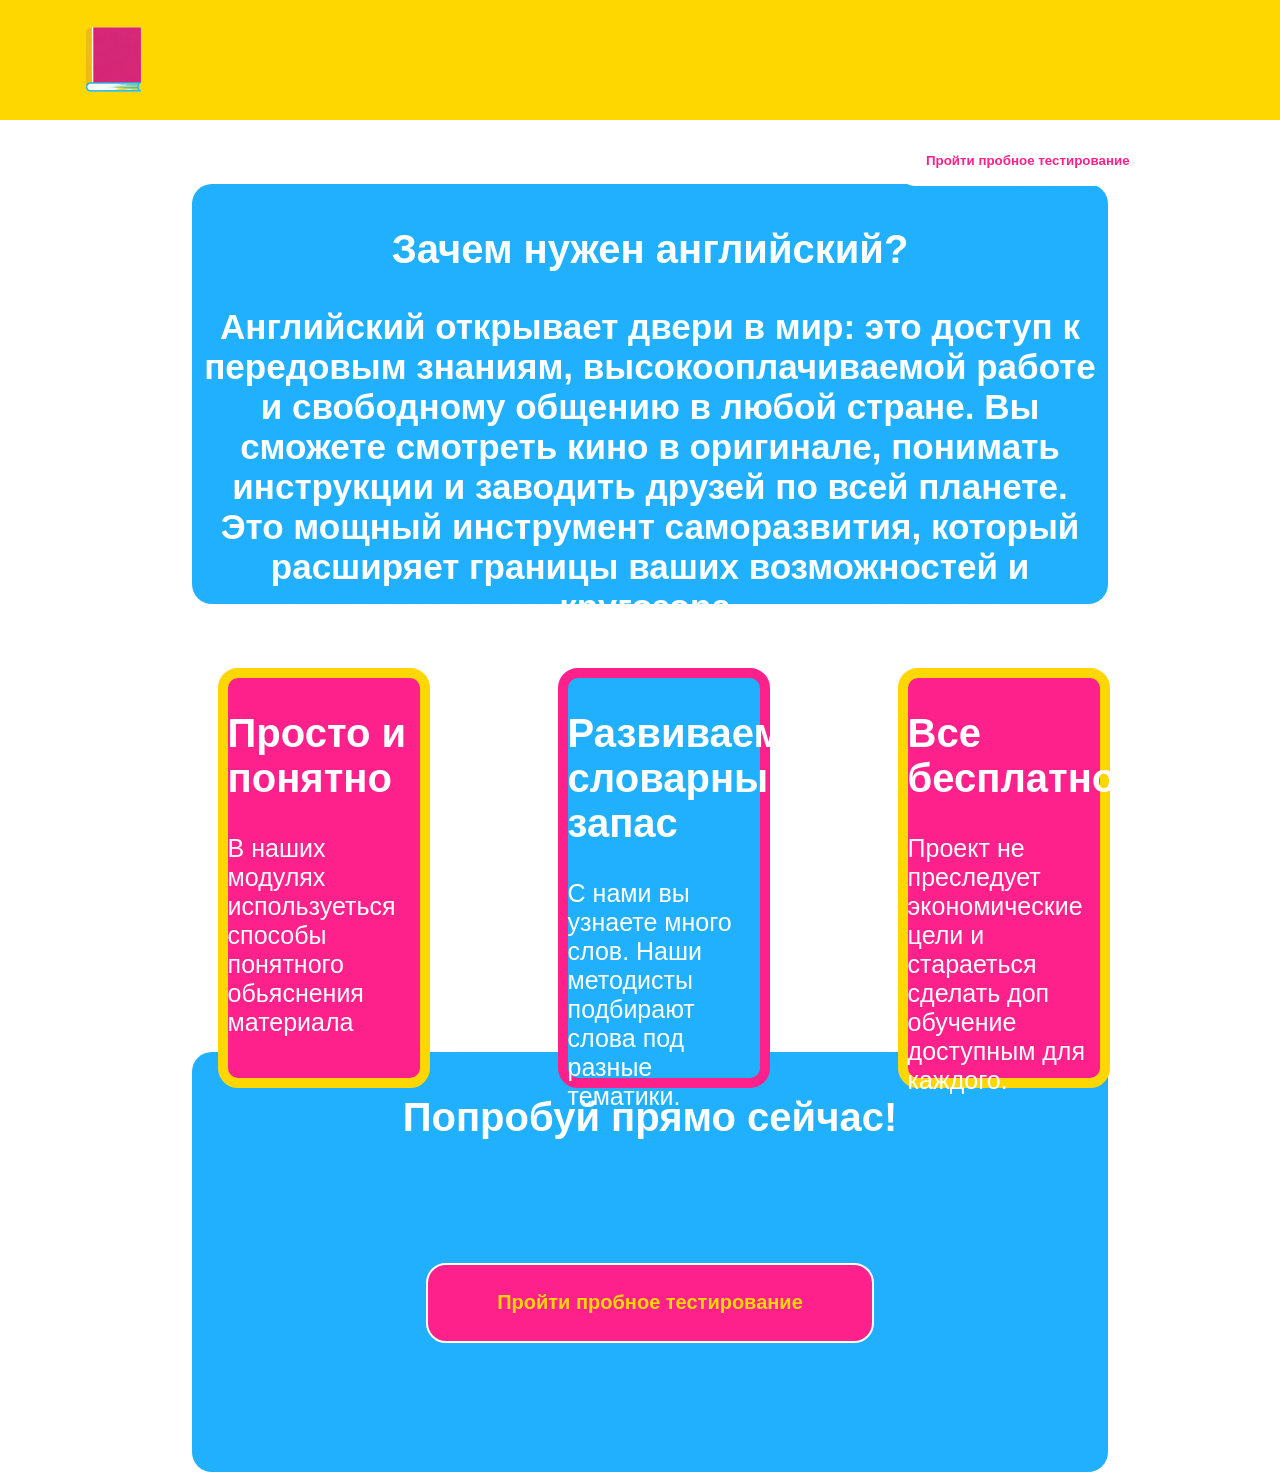
<file: index.html>
<!DOCTYPE html>
<html lang="ru">
<head>
    <link rel="stylesheet" href="style.css">
    <meta charset="UTF-8">
    <meta name="viewport" content="width=device-width, initial-scale=1.0">
    <title>Document</title>
    <script>
    function CL(){
        window.open("registration.html", "_blank");
    }

    // Ждем, пока загрузится весь HTML, прежде чем искать кнопки
    document.addEventListener("DOMContentLoaded", () => {
        let but = document.getElementById("prob2");
        let but2 = document.getElementById("prob");
        
        if(but) but.addEventListener("click", CL);
        if(but2) but2.addEventListener("click", CL);
    });
    </script>

</head>
<body>
    <div id="b">
        <div>
            <img class="headerlogo" src="лого.png" alt="Логотип" width="210" height="110">
            <div class="l">
                <button id="prob">Пройти пробное тестирование</button>
            </div>
        </div>
        
    </div>
    <div  class="qwadrat">
        <h2 align="center">Зачем нужен английский?</h2> 
        <p class="awtxt" align="center">Английский открывает двери в мир: это доступ к передовым знаниям, высокооплачиваемой работе и свободному общению в любой стране. Вы сможете смотреть кино в оригинале, понимать инструкции и заводить друзей по всей планете. Это мощный инструмент саморазвития, который расширяет границы ваших возможностей и кругозора.</p>
    </div>
    <div class="card1">
        <h2>Просто и понятно</h2>
        <p>
            В наших модулях используеться способы понятного обьяснения материала
        </p>
    </div>
    <div class="card2">
        <h2>Развиваем словарный запас</h2>
        <p>
            С нами вы узнаете много слов. Наши методисты подбирают слова под разные тематики.
        </p>
    </div>
    <div class="card3">
        <h2>Все бесплатно</h2>
        <p>
            Проект не преследует экономические цели и стараеться сделать доп обучение доступным для каждого.
        </p>
    </div>
    <div class="form">
        <h2 align="center">Попробуй прямо сейчас!</h2> 
        <button id="prob2">Пройти пробное тестирование</button>


    </div>
    <footer>
        
    </footer>
</body>
</html>
</file>
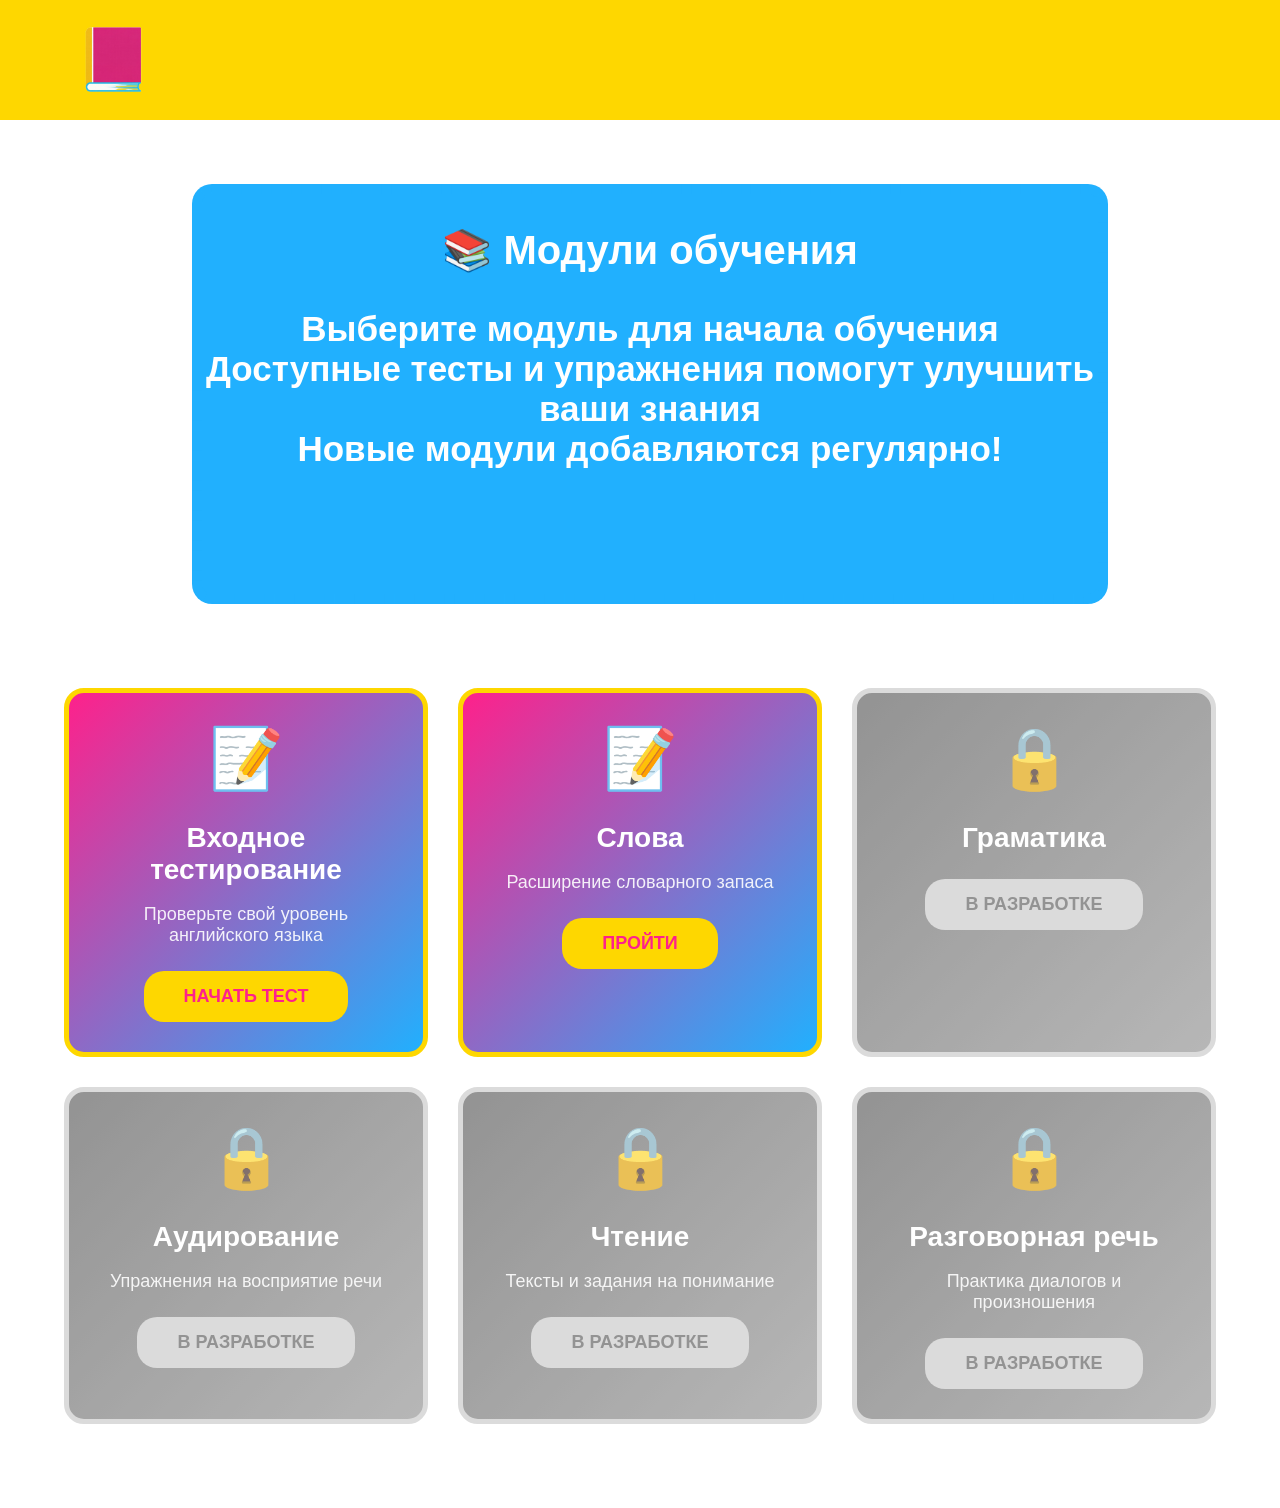
<file: glav.html>
<!DOCTYPE html>
<html lang="ru">
<head>
    <meta charset="UTF-8">
    <meta name="viewport" content="width=device-width, initial-scale=1.0">
    <title>Speak English</title>
    <link rel="stylesheet" href="style.css">
</head>
<body>

    <!-- === ШАПКА === -->
    <div id="b">
        <img class="headerlogo" src="лого.png" alt="Логотип" width="210" height="110">
        <div class="l">
            <span style="color: #fff; font-size: 24px; font-weight: bold; margin-right: 20px;">Speak English</span>
        </div>   
    </div>

    <!-- === ЗАГОЛОВОК === -->
    <div class="qwadrat">
        <h2 align="center">📚 Модули обучения</h2>
        <p class="awtxt" align="center">Выберите модуль для начала обучения<br>   
        Доступные тесты и упражнения помогут улучшить ваши знания<br>  
        Новые модули добавляются регулярно!</p>
    </div>

    <!-- === СЕТКА МОДУЛЕЙ === -->
    <div class="modules-container">
        
        <!-- ✅ МОДУЛЬ 1: Активный (Тест) -->
        <div class="module-card active">
            <div class="module-icon">📝</div>
            <h3>Входное тестирование</h3>
            <p>Проверьте свой уровень английского языка</p>
            <button type="button" id="probl" class="module-btn">НАЧАТЬ ТЕСТ</button>
        </div>

        <!-- ❌ МОДУЛЬ 2: В разработке -->
        <div class="module-card active">
            <div class="module-icon">📝</div>
            <h3>Слова</h3>
            <p>Расширение словарного запаса</p>
            <button type="button" id="modul" class="module-btn">ПРОЙТИ</button>
        </div>

        <!-- ❌ МОДУЛЬ 3: В разработке -->
        <div class="module-card locked">
            <div class="module-icon">🔒</div>
            <h3>Граматика</h3>
            <p></p>
            <button type="button" class="module-btn disabled">В РАЗРАБОТКЕ</button>
        </div>

        <!-- ❌ МОДУЛЬ 4: В разработке -->
        <div class="module-card locked">
            <div class="module-icon">🔒</div>
            <h3>Аудирование</h3>
            <p>Упражнения на восприятие речи</p>
            <button type="button" class="module-btn disabled">В РАЗРАБОТКЕ</button>
        </div>

        <!-- ❌ МОДУЛЬ 5: В разработке -->
        <div class="module-card locked">
            <div class="module-icon">🔒</div>
            <h3>Чтение</h3>
            <p>Тексты и задания на понимание</p>
            <button type="button" class="module-btn disabled">В РАЗРАБОТКЕ</button>
        </div>

        <!-- ❌ МОДУЛЬ 6: В разработке -->
        <div class="module-card locked">
            <div class="module-icon">🔒</div>
            <h3>Разговорная речь</h3>
            <p>Практика диалогов и произношения</p>
            <button type="button" class="module-btn disabled">В РАЗРАБОТКЕ</button>
        </div>

    </div>

    <script>
        const modul = document.getElementById('modul');
         if (modul) {
            modul.addEventListener('click', function() {
            window.location.href = 'vocab_intro.html';
        });
    }
    </script>
</body>
</html>
</file>
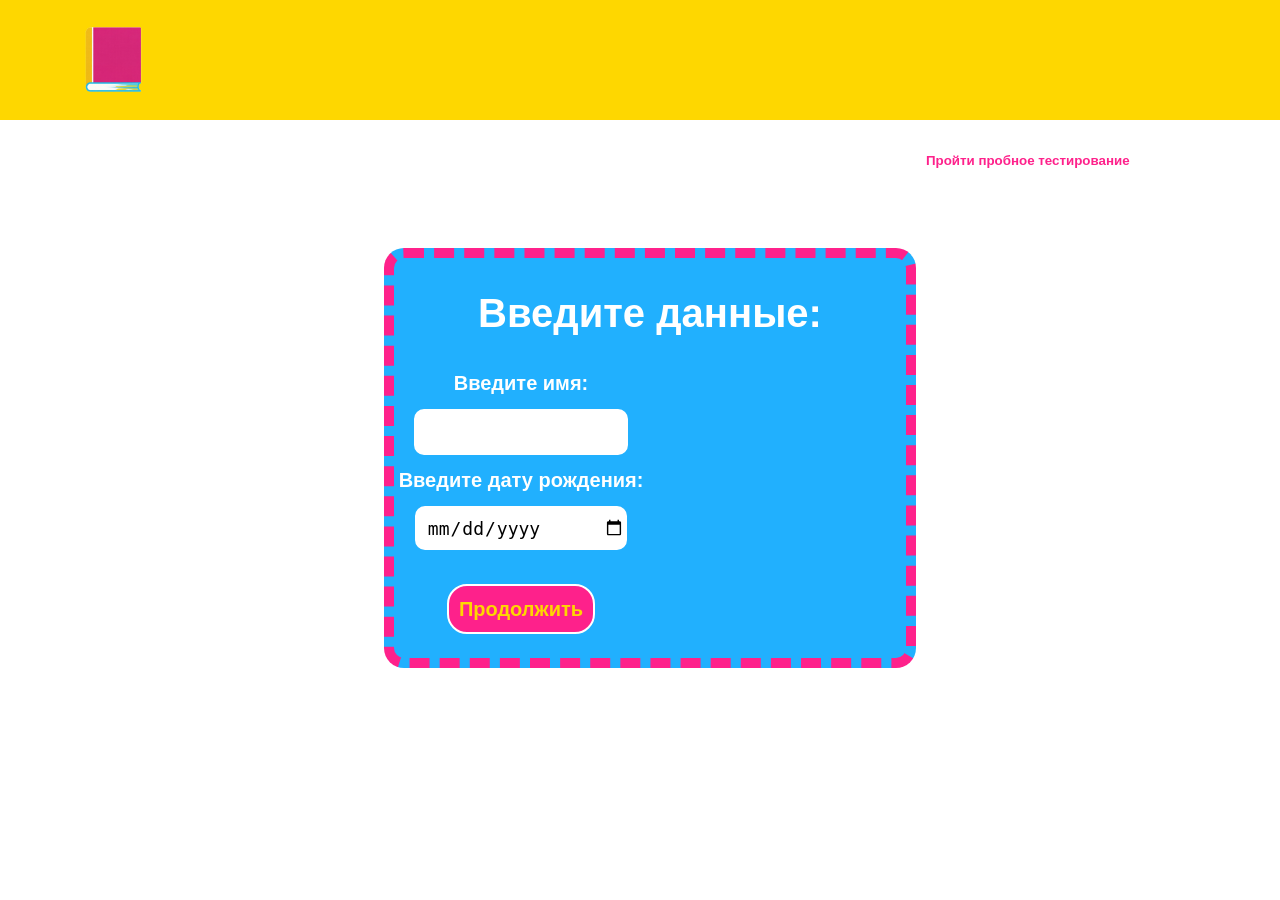
<file: registration.html>
<!DOCTYPE html>
<html lang="ru">
<head>
    <meta charset="UTF-8">
    <title>Document</title>
    <meta name="viewport" content="width=device-width, initial-scale=1.0">
    <link rel="stylesheet" href="style.css">
    <script defer>
        document.addEventListener("DOMContentLoaded", () => {
            let but = document.getElementById("go");
            let but2 = document.getElementById("prob");

            function CL(e){
                e.preventDefault();
                window.open("reg.html", "_blank");
            }
            function go(e){
                e.preventDefault();
                window.location.href = "vxodnoetest.html"; 
            }

            if(but) but.addEventListener("click", go);
            if(but2) but2.addEventListener("click", CL);
        });
    </script>
</head>
<body>
    <div id="b">
        <div class="header-wrapper">
            <img class="headerlogo" src="лого.png" alt="Логотип" width="210" height="110">
            <div class="l">
                <!-- Добавлено type="button" -->
                <button type="button" id="prob">Пройти пробное тестирование</button>
            </div>
        </div>     
    </div>

    <div class="reg">
        <h2 align="center">Введите данные:</h2>
        <form action="" method="post">
            <center>
                <table class="reg">
                    <tr><td align="center">Введите имя:</td></tr>
                    <tr><td align="center"><input maxlength="10" type="text" id="name" name="name"></td></tr>
                    <tr><td align="center">Введите дату рождения:</td></tr>
                    <tr><td align="center"><input type="date" id="age" name="age"></td></tr>
                    <tr><td align="center">
                        <!-- Добавлено type="button" — ГЛАВНОЕ ИСПРАВЛЕНИЕ -->
                        <button type="button" id="go">Продолжить</button>
                    </td></tr>
                </table>
            </center>
        </form>
    </div>
</body>
</html>
</file>
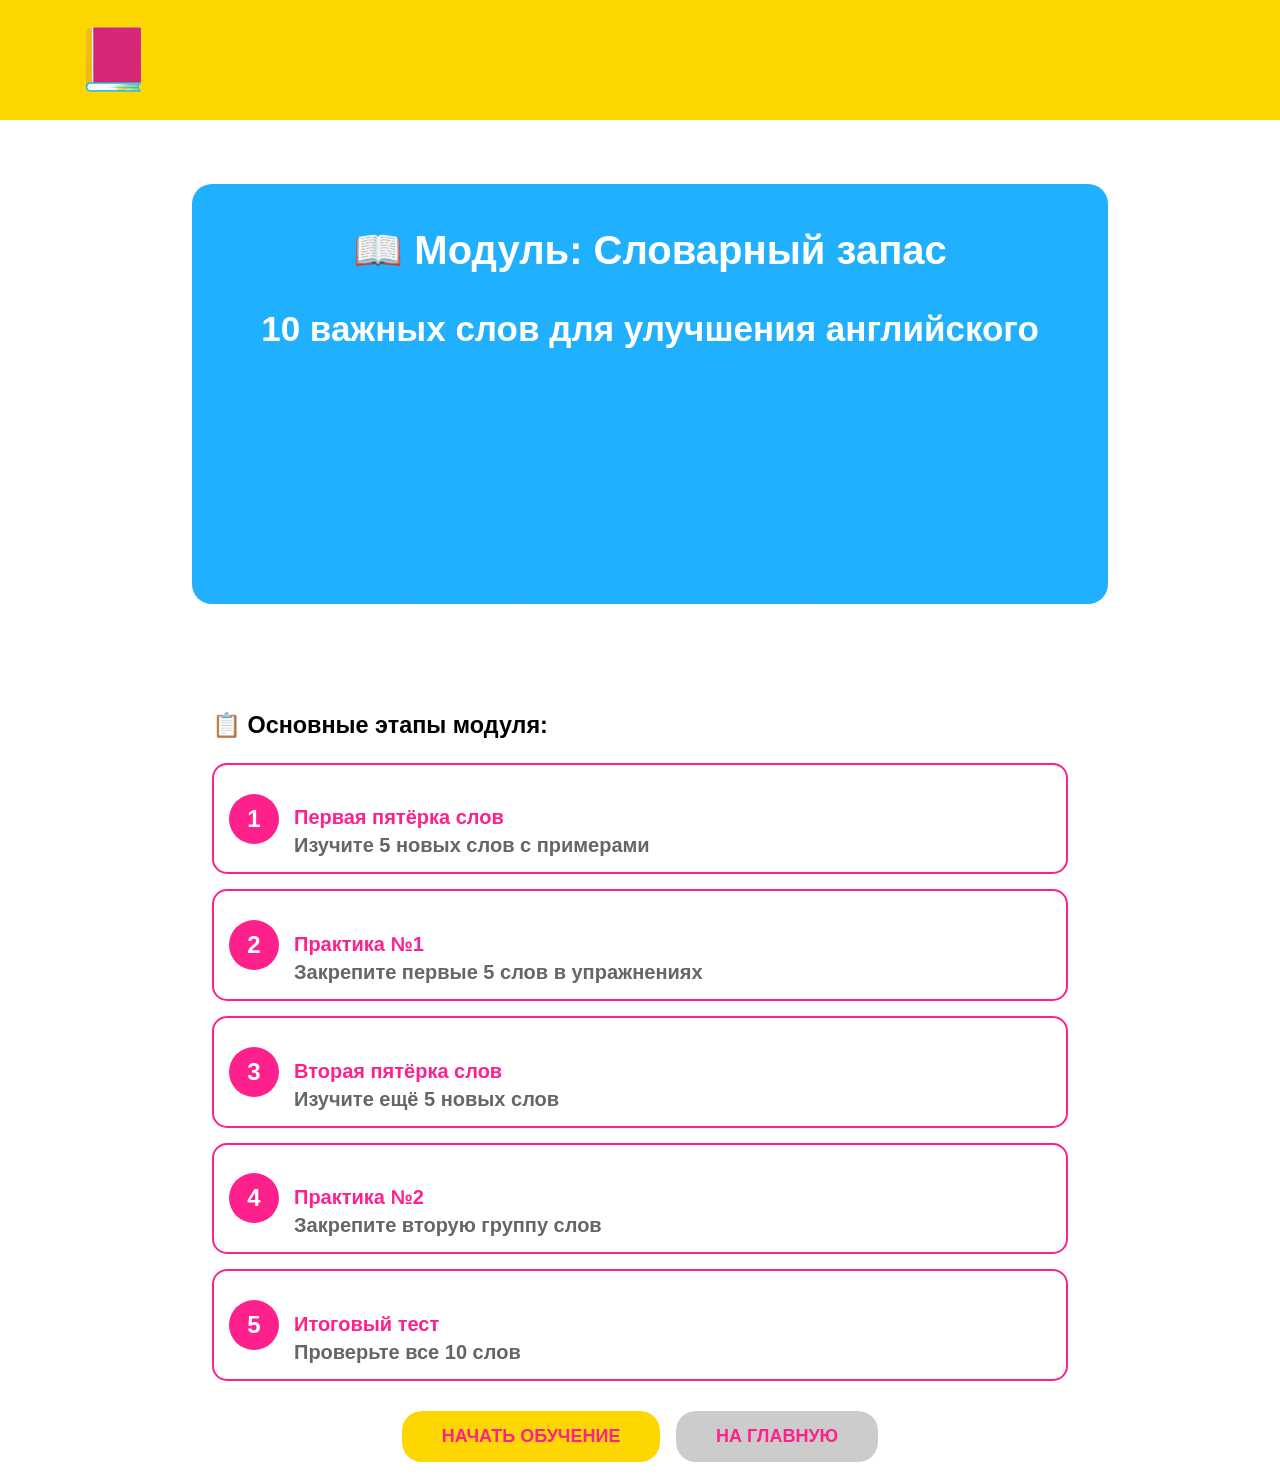
<file: vocab_intro.html>
<!DOCTYPE html>
<html lang="ru">
<head>
    <meta charset="UTF-8">
    <meta name="viewport" content="width=device-width, initial-scale=1.0">
    <title>Словарный запас - Введение</title>
    <link rel="stylesheet" href="style.css">
</head>
<body>
    <div id="b">
        <img class="headerlogo" src="лого.png" alt="Логотип" width="210" height="110">
    </div>

    <div class="qwadrat">
        <h2 align="center">📖 Модуль: Словарный запас</h2>
        <p class="awtxt" align="center">10 важных слов для улучшения английского</p>
    </div>

    <div class="test-container">
        <h3>📋 Основные этапы модуля:</h3>
        
        <div class="stage-card">
            <span class="stage-num">1</span>
            <div class="stage-content">
                <h4>Первая пятёрка слов</h4>
                <p>Изучите 5 новых слов с примерами</p>
            </div>
        </div>

        <div class="stage-card">
            <span class="stage-num">2</span>
            <div class="stage-content">
                <h4>Практика №1</h4>
                <p>Закрепите первые 5 слов в упражнениях</p>
            </div>
        </div>

        <div class="stage-card">
            <span class="stage-num">3</span>
            <div class="stage-content">
                <h4>Вторая пятёрка слов</h4>
                <p>Изучите ещё 5 новых слов</p>
            </div>
        </div>

        <div class="stage-card">
            <span class="stage-num">4</span>
            <div class="stage-content">
                <h4>Практика №2</h4>
                <p>Закрепите вторую группу слов</p>
            </div>
        </div>

        <div class="stage-card">
            <span class="stage-num">5</span>
            <div class="stage-content">
                <h4>Итоговый тест</h4>
                <p>Проверьте все 10 слов</p>
            </div>
        </div>

        <div align="center" style="margin-top: 30px;">
            <button type="button" class="module-btn" onclick="window.location.href='vocab_words1.html'">НАЧАТЬ ОБУЧЕНИЕ</button>
            <button type="button" class="module-btn" style="background-color: #ccc; margin-left: 10px;" onclick="window.location.href='index.html'">НА ГЛАВНУЮ</button>
        </div>
    </div>

    <script src="logiks.js"></script>
</body>
</html>
</file>
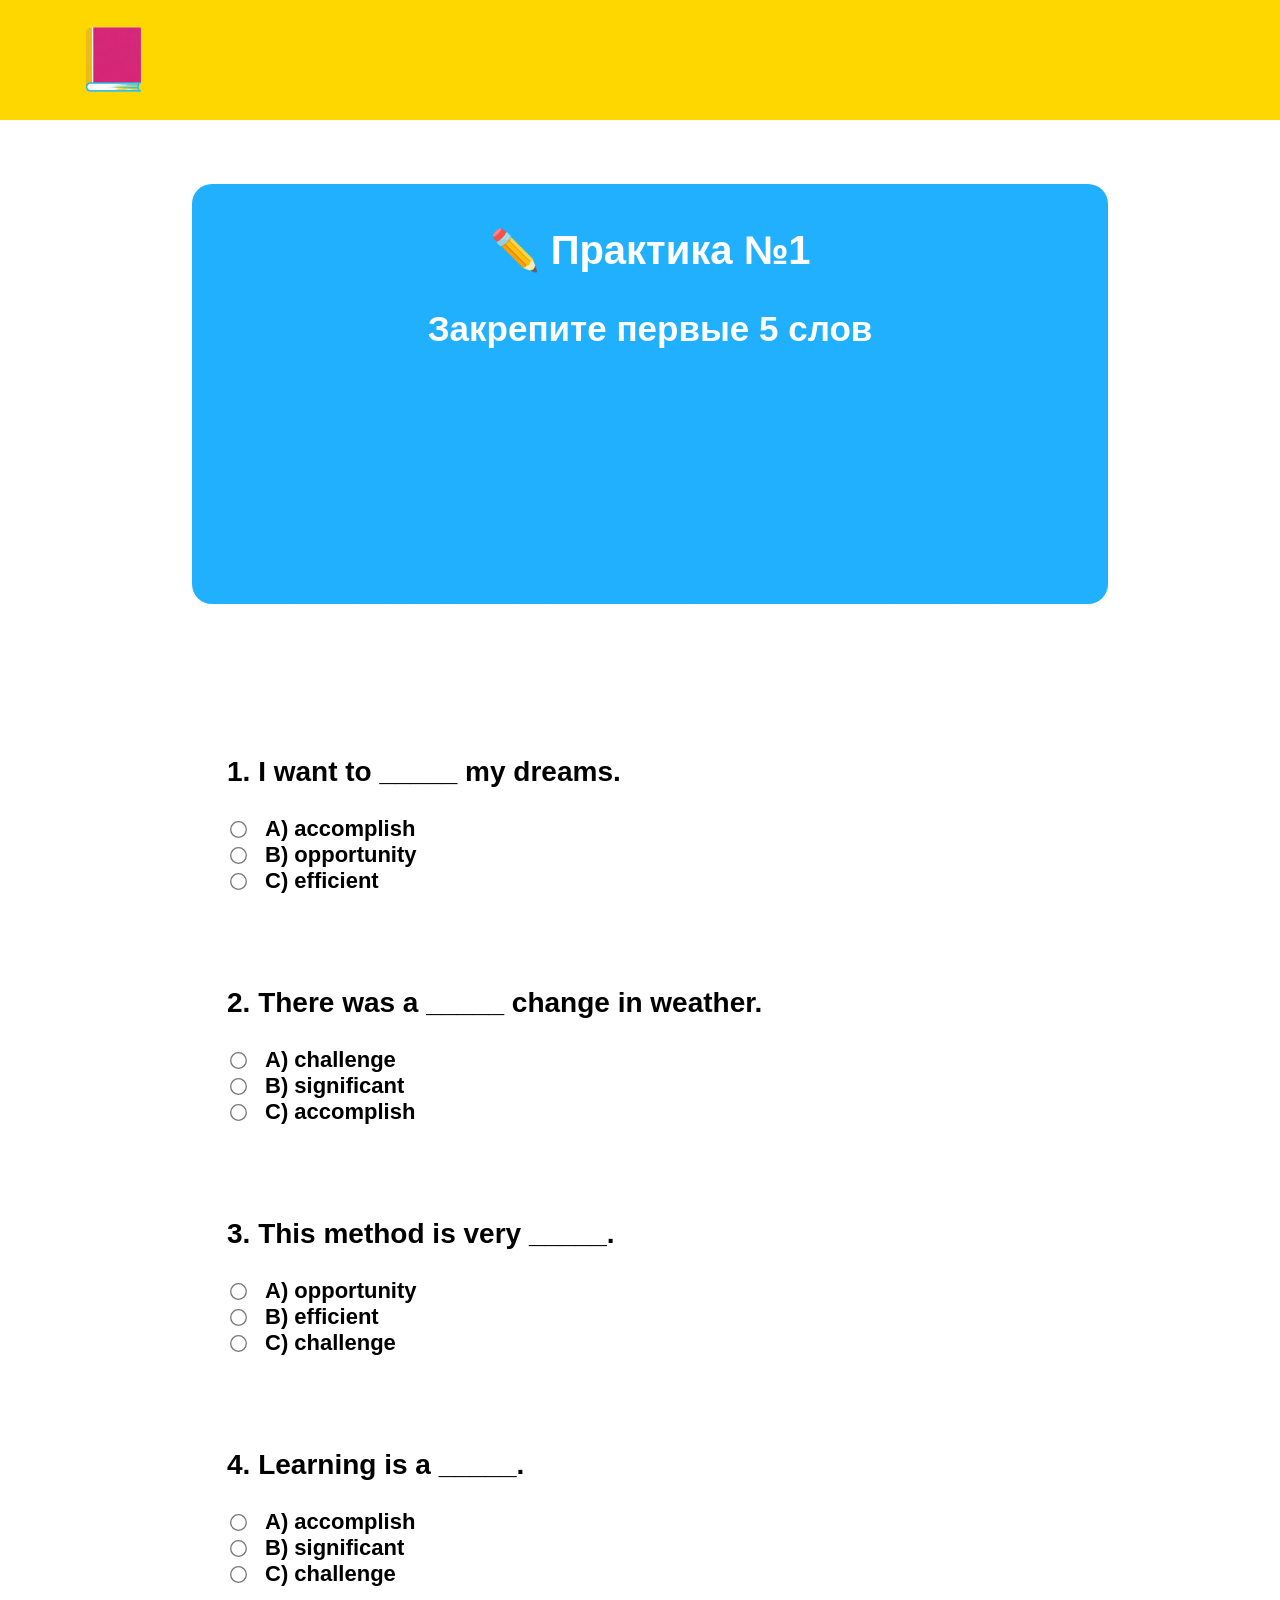
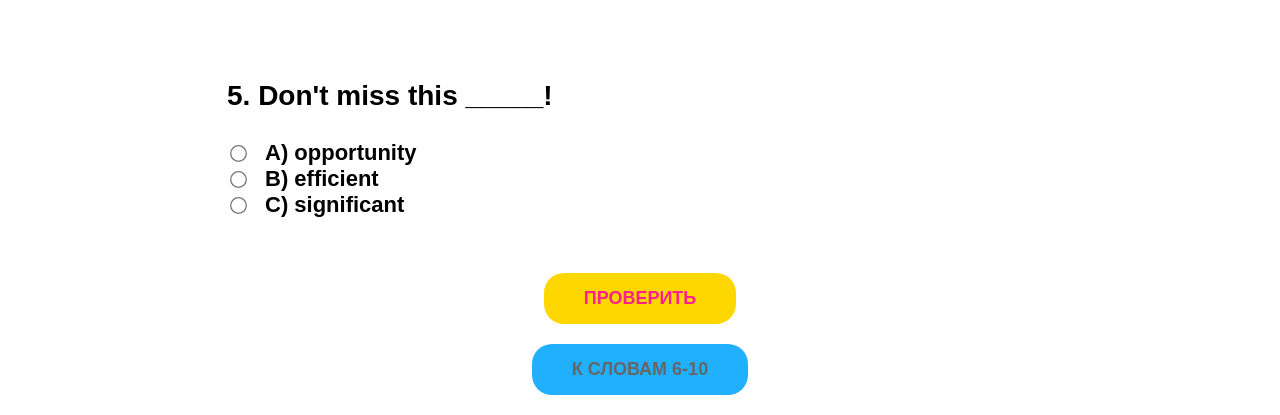
<file: vocab_practice1.html>
<!DOCTYPE html>
<html lang="ru">
<head>
    <meta charset="UTF-8">
    <meta name="viewport" content="width=device-width, initial-scale=1.0">
    <title>Практика 1</title>
    <link rel="stylesheet" href="style.css">
</head>
<body>
    <div id="b">
        <img class="headerlogo" src="лого.png" alt="Логотип" width="210" height="110">
    </div>

    <div class="qwadrat">
        <h2 align="center">✏️ Практика №1</h2>
        <p class="awtxt" align="center">Закрепите первые 5 слов</p>
    </div>

    <div class="test-container">
        <form id="practice1-form">
            
            <div class="test-question">
                <p>1. I want to _____ my dreams.</p>
                <div class="test-options">
                    <input type="radio" name="p1q1" value="A" id="p1q1a"><label for="p1q1a">A) accomplish</label><br>
                    <input type="radio" name="p1q1" value="B" id="p1q1b"><label for="p1q1b">B) opportunity</label><br>
                    <input type="radio" name="p1q1" value="C" id="p1q1c"><label for="p1q1c">C) efficient</label>
                </div>
            </div>

            <div class="test-question">
                <p>2. There was a _____ change in weather.</p>
                <div class="test-options">
                    <input type="radio" name="p1q2" value="A" id="p1q2a"><label for="p1q2a">A) challenge</label><br>
                    <input type="radio" name="p1q2" value="B" id="p1q2b"><label for="p1q2b">B) significant</label><br>
                    <input type="radio" name="p1q2" value="C" id="p1q2c"><label for="p1q2c">C) accomplish</label>
                </div>
            </div>

            <div class="test-question">
                <p>3. This method is very _____.</p>
                <div class="test-options">
                    <input type="radio" name="p1q3" value="A" id="p1q3a"><label for="p1q3a">A) opportunity</label><br>
                    <input type="radio" name="p1q3" value="B" id="p1q3b"><label for="p1q3b">B) efficient</label><br>
                    <input type="radio" name="p1q3" value="C" id="p1q3c"><label for="p1q3c">C) challenge</label>
                </div>
            </div>

            <div class="test-question">
                <p>4. Learning is a _____.</p>
                <div class="test-options">
                    <input type="radio" name="p1q4" value="A" id="p1q4a"><label for="p1q4a">A) accomplish</label><br>
                    <input type="radio" name="p1q4" value="B" id="p1q4b"><label for="p1q4b">B) significant</label><br>
                    <input type="radio" name="p1q4" value="C" id="p1q4c"><label for="p1q4c">C) challenge</label>
                </div>
            </div>

            <div class="test-question">
                <p>5. Don't miss this _____!</p>
                <div class="test-options">
                    <input type="radio" name="p1q5" value="A" id="p1q5a"><label for="p1q5a">A) opportunity</label><br>
                    <input type="radio" name="p1q5" value="B" id="p1q5b"><label for="p1q5b">B) efficient</label><br>
                    <input type="radio" name="p1q5" value="C" id="p1q5c"><label for="p1q5c">C) significant</label>
                </div>
            </div>

            <div align="center" style="margin-top: 30px;">
                <button type="button" class="module-btn" id="check-practice1">ПРОВЕРИТЬ</button>
            </div>
        </form>

        <div id="practice1-result" style="display:none; margin-top:20px;"></div>

        <div align="center" style="margin-top: 20px;">
            <button type="button" class="module-btn" style="background-color:#21b0fe;" onclick="window.location.href='vocab_words2.html'" id="next-words2" disabled>К СЛОВАМ 6-10</button>
        </div>
    </div>

    <script src="logiks.js"></script>
</body>
</html>
</file>
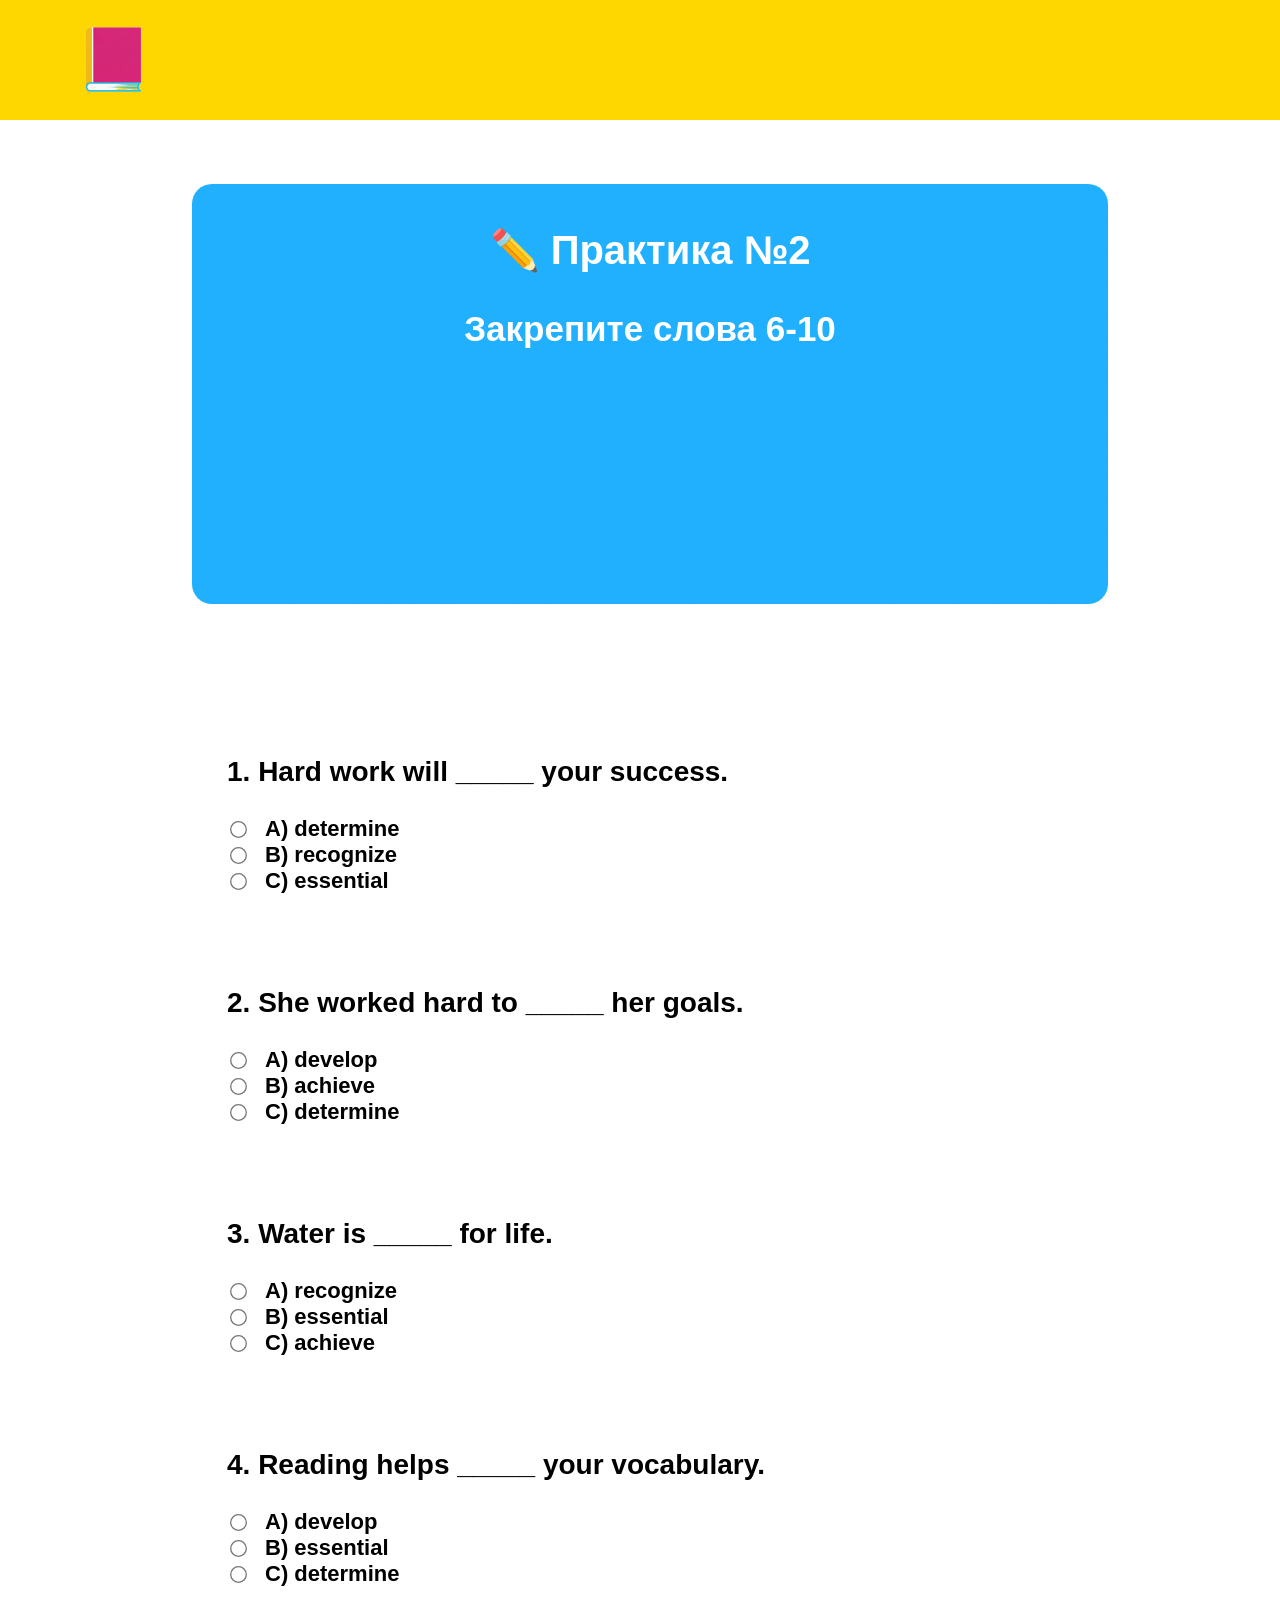
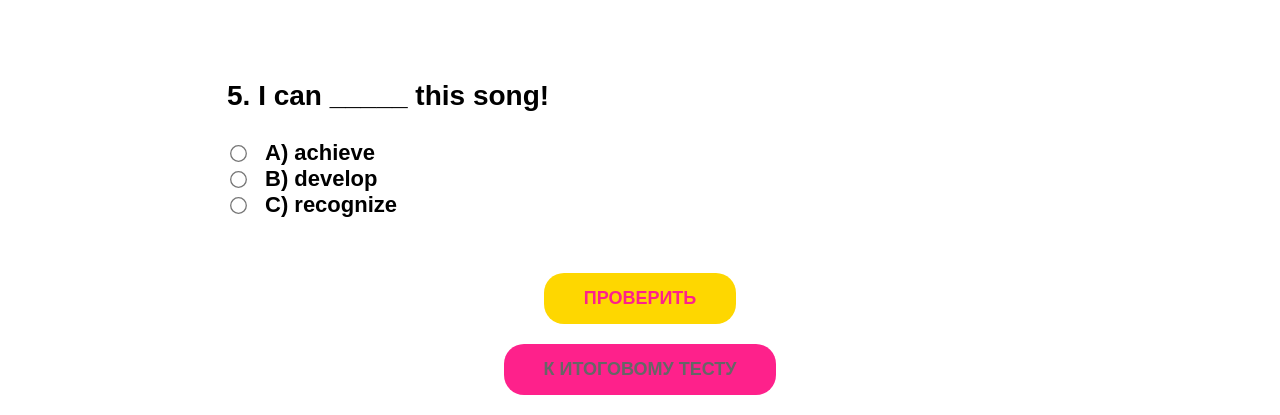
<file: vocab_practice2.html>
<!DOCTYPE html>
<html lang="ru">
<head>
    <meta charset="UTF-8">
    <meta name="viewport" content="width=device-width, initial-scale=1.0">
    <title>Практика 2</title>
    <link rel="stylesheet" href="style.css">
</head>
<body>
    <div id="b">
        <img class="headerlogo" src="лого.png" alt="Логотип" width="210" height="110">
    </div>

    <div class="qwadrat">
        <h2 align="center">✏️ Практика №2</h2>
        <p class="awtxt" align="center">Закрепите слова 6-10</p>
    </div>

    <div class="test-container">
        <form id="practice2-form">
            
            <div class="test-question">
                <p>1. Hard work will _____ your success.</p>
                <div class="test-options">
                    <input type="radio" name="p2q1" value="A" id="p2q1a"><label for="p2q1a">A) determine</label><br>
                    <input type="radio" name="p2q1" value="B" id="p2q1b"><label for="p2q1b">B) recognize</label><br>
                    <input type="radio" name="p2q1" value="C" id="p2q1c"><label for="p2q1c">C) essential</label>
                </div>
            </div>

            <div class="test-question">
                <p>2. She worked hard to _____ her goals.</p>
                <div class="test-options">
                    <input type="radio" name="p2q2" value="A" id="p2q2a"><label for="p2q2a">A) develop</label><br>
                    <input type="radio" name="p2q2" value="B" id="p2q2b"><label for="p2q2b">B) achieve</label><br>
                    <input type="radio" name="p2q2" value="C" id="p2q2c"><label for="p2q2c">C) determine</label>
                </div>
            </div>

            <div class="test-question">
                <p>3. Water is _____ for life.</p>
                <div class="test-options">
                    <input type="radio" name="p2q3" value="A" id="p2q3a"><label for="p2q3a">A) recognize</label><br>
                    <input type="radio" name="p2q3" value="B" id="p2q3b"><label for="p2q3b">B) essential</label><br>
                    <input type="radio" name="p2q3" value="C" id="p2q3c"><label for="p2q3c">C) achieve</label>
                </div>
            </div>

            <div class="test-question">
                <p>4. Reading helps _____ your vocabulary.</p>
                <div class="test-options">
                    <input type="radio" name="p2q4" value="A" id="p2q4a"><label for="p2q4a">A) develop</label><br>
                    <input type="radio" name="p2q4" value="B" id="p2q4b"><label for="p2q4b">B) essential</label><br>
                    <input type="radio" name="p2q4" value="C" id="p2q4c"><label for="p2q4c">C) determine</label>
                </div>
            </div>

            <div class="test-question">
                <p>5. I can _____ this song!</p>
                <div class="test-options">
                    <input type="radio" name="p2q5" value="A" id="p2q5a"><label for="p2q5a">A) achieve</label><br>
                    <input type="radio" name="p2q5" value="B" id="p2q5b"><label for="p2q5b">B) develop</label><br>
                    <input type="radio" name="p2q5" value="C" id="p2q5c"><label for="p2q5c">C) recognize</label>
                </div>
            </div>

            <div align="center" style="margin-top: 30px;">
                <button type="button" class="module-btn" id="check-practice2">ПРОВЕРИТЬ</button>
            </div>
        </form>

        <div id="practice2-result" style="display:none; margin-top:20px;"></div>

        <div align="center" style="margin-top: 20px;">
            <button type="button" class="module-btn" style="background-color:#fe218b;" onclick="window.location.href='vocab_test.html'" id="next-test" disabled>К ИТОГОВОМУ ТЕСТУ</button>
        </div>
    </div>

    <script src="logiks.js"></script>
</body>
</html>
</file>
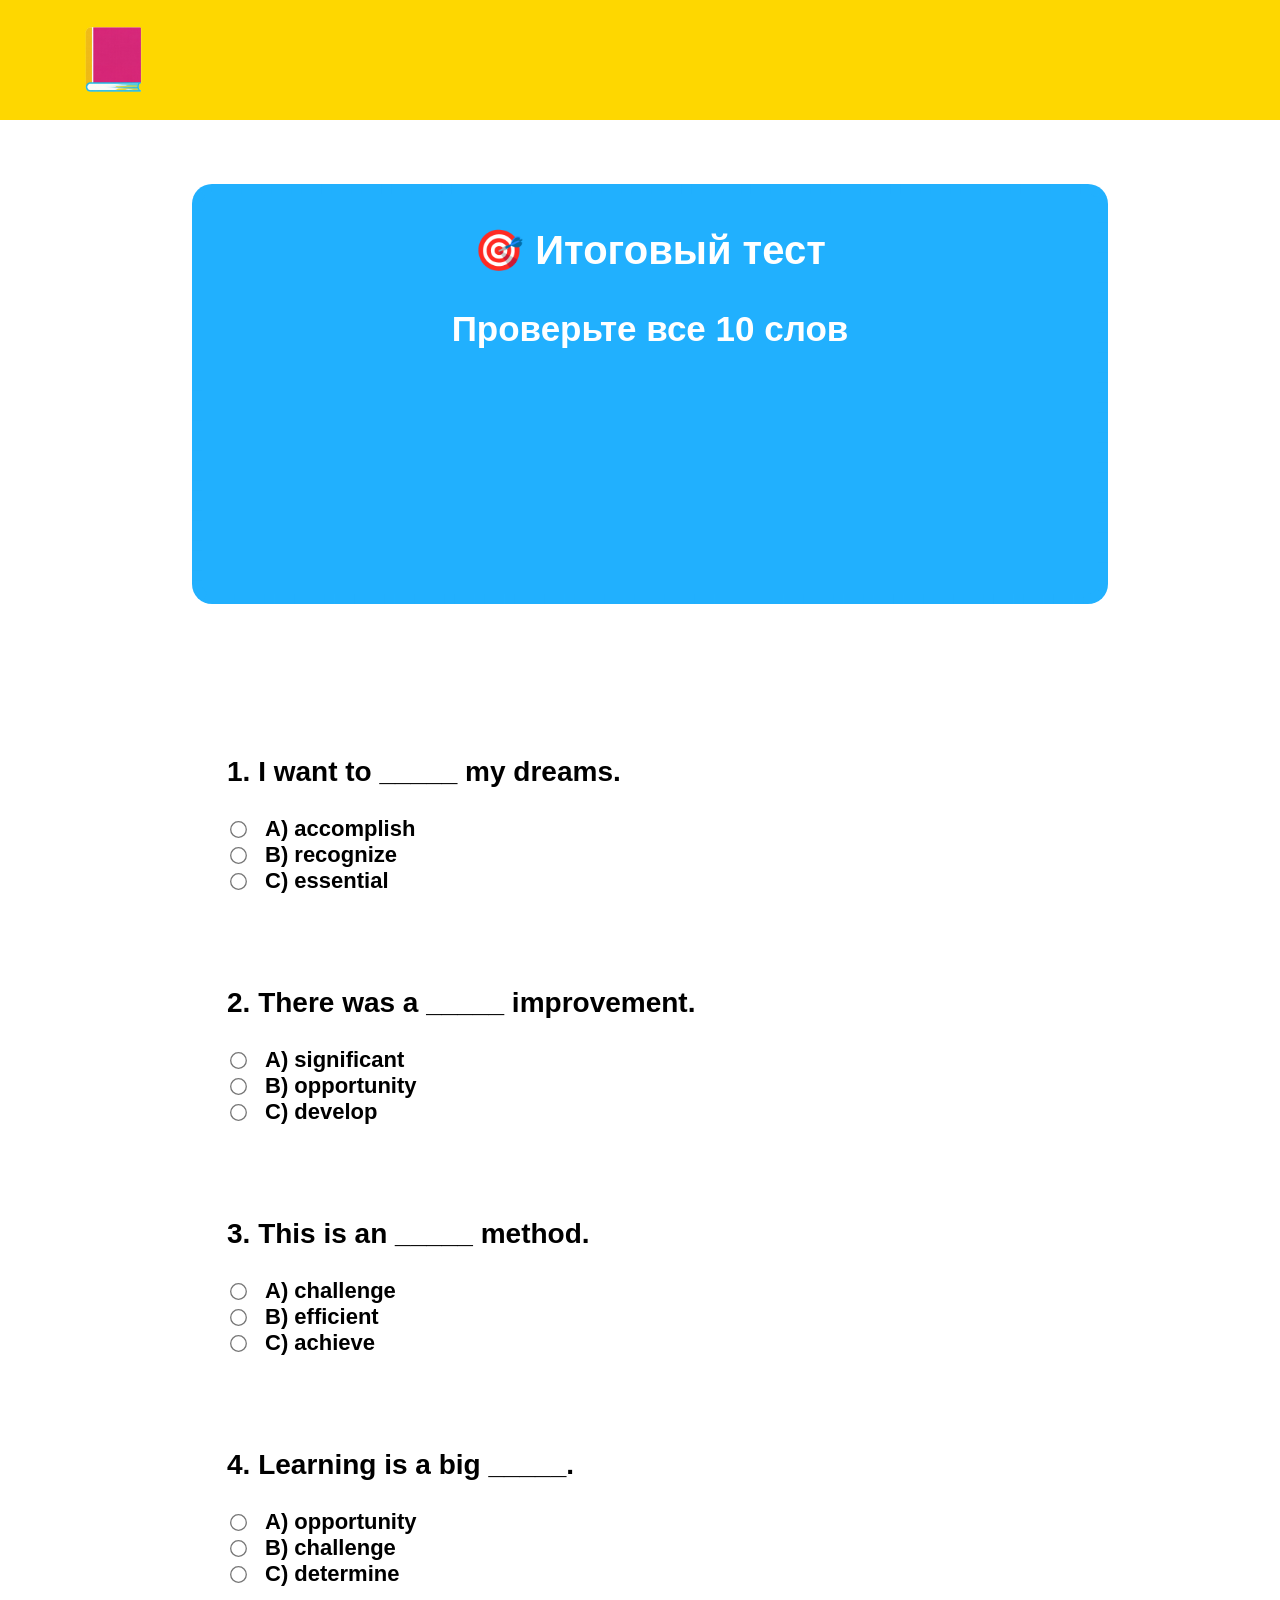
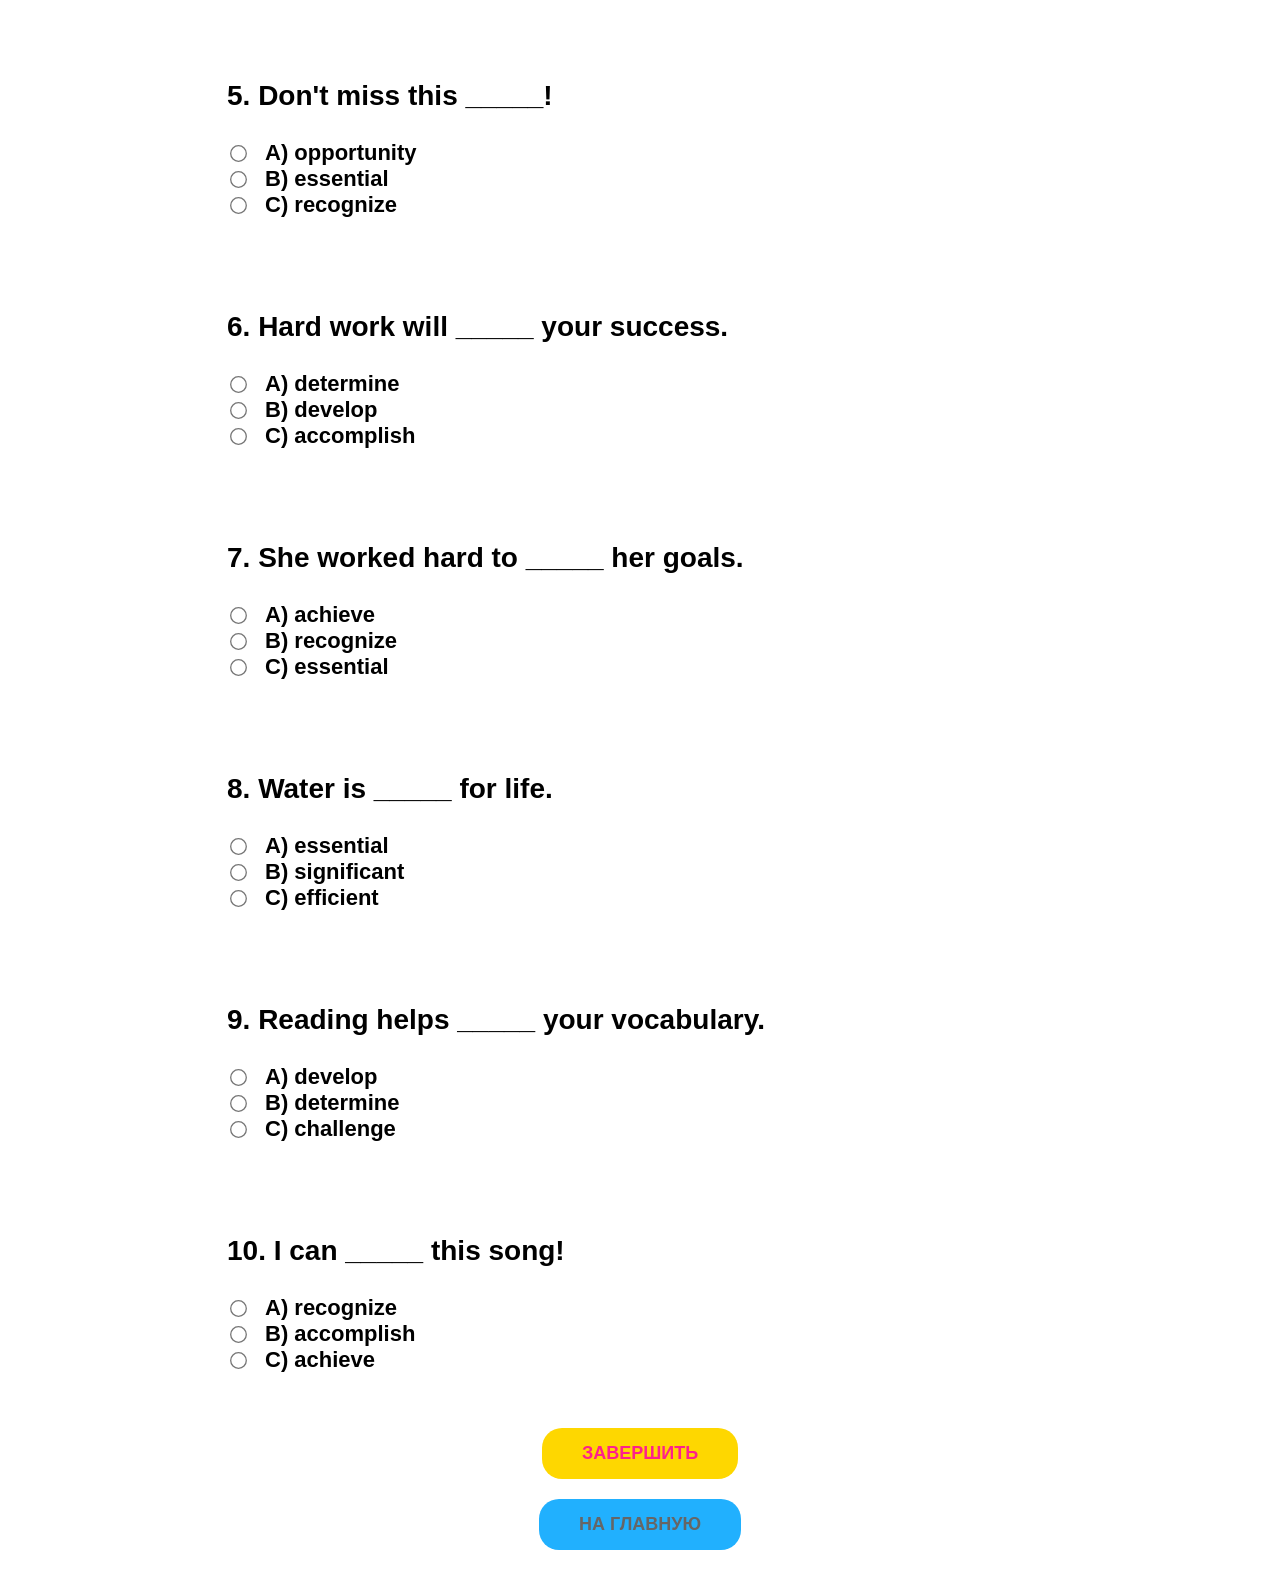
<file: vocab_test.html>
<!DOCTYPE html>
<html lang="ru">
<head>
    <meta charset="UTF-8">
    <meta name="viewport" content="width=device-width, initial-scale=1.0">
    <title>Итоговый тест</title>
    <link rel="stylesheet" href="style.css">
</head>
<body>
    <div id="b">
        <img class="headerlogo" src="лого.png" alt="Логотип" width="210" height="110">
    </div>

    <div class="qwadrat">
        <h2 align="center">🎯 Итоговый тест</h2>
        <p class="awtxt" align="center">Проверьте все 10 слов</p>
    </div>

    <div class="test-container">
        <form id="vocab-final-form">
            
            <div class="test-question">
                <p>1. I want to _____ my dreams.</p>
                <div class="test-options">
                    <input type="radio" name="vq1" value="A" id="vq1a"><label for="vq1a">A) accomplish</label><br>
                    <input type="radio" name="vq1" value="B" id="vq1b"><label for="vq1b">B) recognize</label><br>
                    <input type="radio" name="vq1" value="C" id="vq1c"><label for="vq1c">C) essential</label>
                </div>
            </div>

            <div class="test-question">
                <p>2. There was a _____ improvement.</p>
                <div class="test-options">
                    <input type="radio" name="vq2" value="A" id="vq2a"><label for="vq2a">A) significant</label><br>
                    <input type="radio" name="vq2" value="B" id="vq2b"><label for="vq2b">B) opportunity</label><br>
                    <input type="radio" name="vq2" value="C" id="vq2c"><label for="vq2c">C) develop</label>
                </div>
            </div>

            <div class="test-question">
                <p>3. This is an _____ method.</p>
                <div class="test-options">
                    <input type="radio" name="vq3" value="A" id="vq3a"><label for="vq3a">A) challenge</label><br>
                    <input type="radio" name="vq3" value="B" id="vq3b"><label for="vq3b">B) efficient</label><br>
                    <input type="radio" name="vq3" value="C" id="vq3c"><label for="vq3c">C) achieve</label>
                </div>
            </div>

            <div class="test-question">
                <p>4. Learning is a big _____.</p>
                <div class="test-options">
                    <input type="radio" name="vq4" value="A" id="vq4a"><label for="vq4a">A) opportunity</label><br>
                    <input type="radio" name="vq4" value="B" id="vq4b"><label for="vq4b">B) challenge</label><br>
                    <input type="radio" name="vq4" value="C" id="vq4c"><label for="vq4c">C) determine</label>
                </div>
            </div>

            <div class="test-question">
                <p>5. Don't miss this _____!</p>
                <div class="test-options">
                    <input type="radio" name="vq5" value="A" id="vq5a"><label for="vq5a">A) opportunity</label><br>
                    <input type="radio" name="vq5" value="B" id="vq5b"><label for="vq5b">B) essential</label><br>
                    <input type="radio" name="vq5" value="C" id="vq5c"><label for="vq5c">C) recognize</label>
                </div>
            </div>

            <div class="test-question">
                <p>6. Hard work will _____ your success.</p>
                <div class="test-options">
                    <input type="radio" name="vq6" value="A" id="vq6a"><label for="vq6a">A) determine</label><br>
                    <input type="radio" name="vq6" value="B" id="vq6b"><label for="vq6b">B) develop</label><br>
                    <input type="radio" name="vq6" value="C" id="vq6c"><label for="vq6c">C) accomplish</label>
                </div>
            </div>

            <div class="test-question">
                <p>7. She worked hard to _____ her goals.</p>
                <div class="test-options">
                    <input type="radio" name="vq7" value="A" id="vq7a"><label for="vq7a">A) achieve</label><br>
                    <input type="radio" name="vq7" value="B" id="vq7b"><label for="vq7b">B) recognize</label><br>
                    <input type="radio" name="vq7" value="C" id="vq7c"><label for="vq7c">C) essential</label>
                </div>
            </div>

            <div class="test-question">
                <p>8. Water is _____ for life.</p>
                <div class="test-options">
                    <input type="radio" name="vq8" value="A" id="vq8a"><label for="vq8a">A) essential</label><br>
                    <input type="radio" name="vq8" value="B" id="vq8b"><label for="vq8b">B) significant</label><br>
                    <input type="radio" name="vq8" value="C" id="vq8c"><label for="vq8c">C) efficient</label>
                </div>
            </div>

            <div class="test-question">
                <p>9. Reading helps _____ your vocabulary.</p>
                <div class="test-options">
                    <input type="radio" name="vq9" value="A" id="vq9a"><label for="vq9a">A) develop</label><br>
                    <input type="radio" name="vq9" value="B" id="vq9b"><label for="vq9b">B) determine</label><br>
                    <input type="radio" name="vq9" value="C" id="vq9c"><label for="vq9c">C) challenge</label>
                </div>
            </div>

            <div class="test-question">
                <p>10. I can _____ this song!</p>
                <div class="test-options">
                    <input type="radio" name="vq10" value="A" id="vq10a"><label for="vq10a">A) recognize</label><br>
                    <input type="radio" name="vq10" value="B" id="vq10b"><label for="vq10b">B) accomplish</label><br>
                    <input type="radio" name="vq10" value="C" id="vq10c"><label for="vq10c">C) achieve</label>
                </div>
            </div>

            <div align="center" style="margin-top: 30px;">
                <button type="button" class="module-btn" id="check-vocab-test">ЗАВЕРШИТЬ</button>
            </div>
        </form>

        <div id="vocab-test-result" style="display:none; margin-top:20px;"></div>

        <div align="center" style="margin-top: 20px;">
            <button type="button" class="module-btn" style="background-color:#21b0fe;" onclick="window.location.href='index.html'" id="back-to-main" disabled>НА ГЛАВНУЮ</button>
        </div>
    </div>

    <script src="logiks.js"></script>
</body>
</html>
</file>
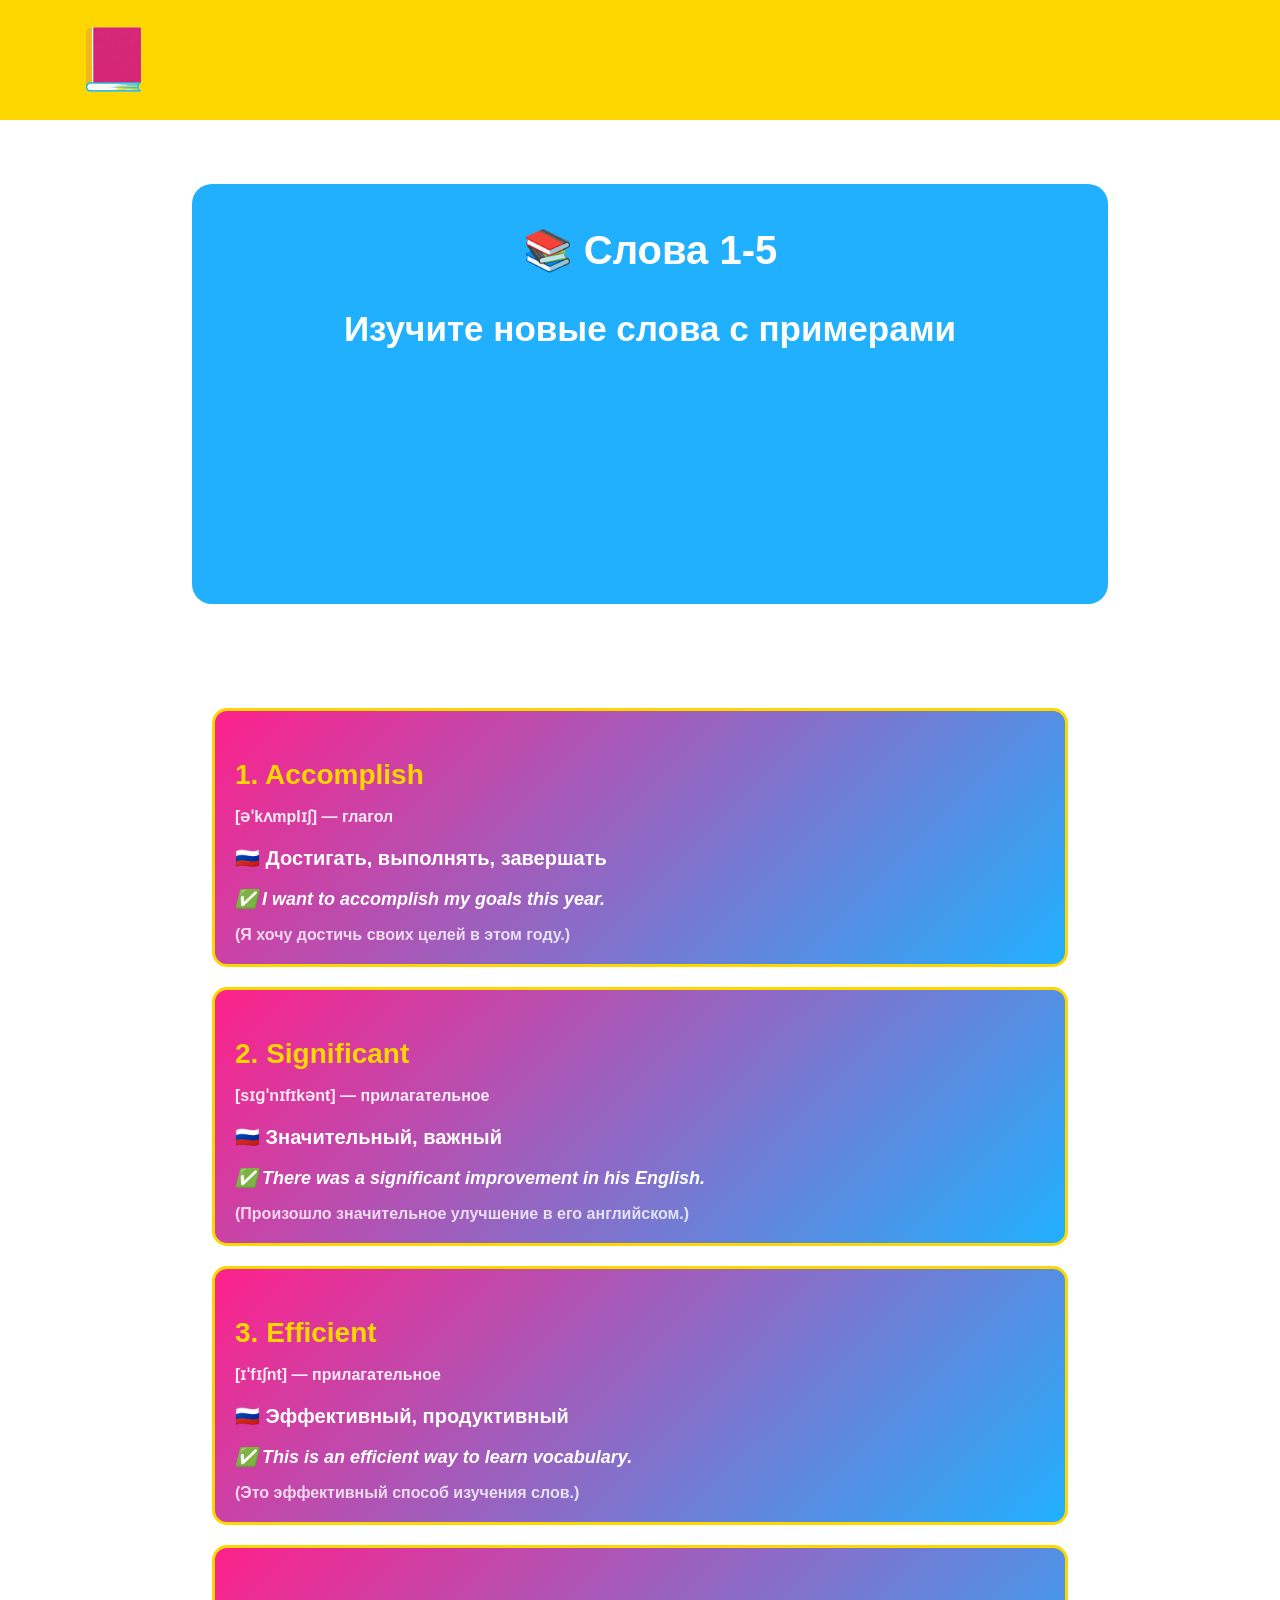
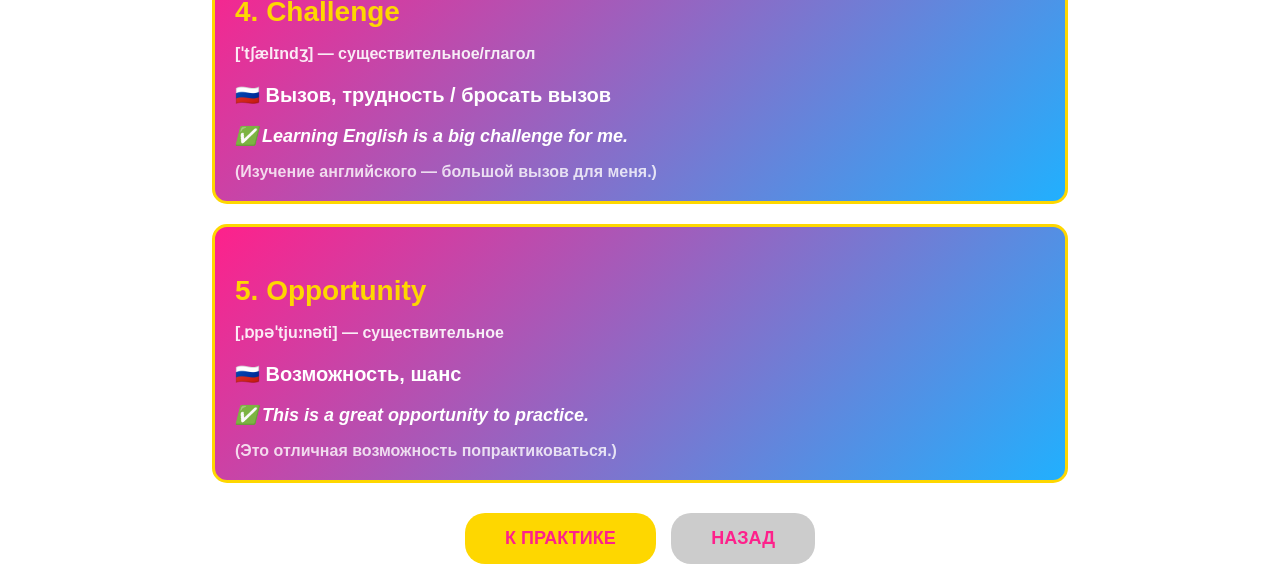
<file: vocab_words1.html>
<!DOCTYPE html>
<html lang="ru">
<head>
    <meta charset="UTF-8">
    <meta name="viewport" content="width=device-width, initial-scale=1.0">
    <title>Слова 1-5</title>
    <link rel="stylesheet" href="style.css">
</head>
<body>
    <div id="b">
        <img class="headerlogo" src="лого.png" alt="Логотип" width="210" height="110">
    </div>

    <div class="qwadrat">
        <h2 align="center">📚 Слова 1-5</h2>
        <p class="awtxt" align="center">Изучите новые слова с примерами</p>
    </div>

    <div class="test-container">
        
        <div class="word-card">
            <h3>1. Accomplish</h3>
            <p class="pronunciation">[əˈkʌmplɪʃ] — глагол</p>
            <p class="translation">🇷🇺 Достигать, выполнять, завершать</p>
            <p class="example">✅ I want to <strong>accomplish</strong> my goals this year.</p>
            <p class="example-ru">(Я хочу достичь своих целей в этом году.)</p>
        </div>

        <div class="word-card">
            <h3>2. Significant</h3>
            <p class="pronunciation">[sɪɡˈnɪfɪkənt] — прилагательное</p>
            <p class="translation">🇷🇺 Значительный, важный</p>
            <p class="example">✅ There was a <strong>significant</strong> improvement in his English.</p>
            <p class="example-ru">(Произошло значительное улучшение в его английском.)</p>
        </div>

        <div class="word-card">
            <h3>3. Efficient</h3>
            <p class="pronunciation">[ɪˈfɪʃnt] — прилагательное</p>
            <p class="translation">🇷🇺 Эффективный, продуктивный</p>
            <p class="example">✅ This is an <strong>efficient</strong> way to learn vocabulary.</p>
            <p class="example-ru">(Это эффективный способ изучения слов.)</p>
        </div>

        <div class="word-card">
            <h3>4. Challenge</h3>
            <p class="pronunciation">[ˈtʃælɪndʒ] — существительное/глагол</p>
            <p class="translation">🇷🇺 Вызов, трудность / бросать вызов</p>
            <p class="example">✅ Learning English is a big <strong>challenge</strong> for me.</p>
            <p class="example-ru">(Изучение английского — большой вызов для меня.)</p>
        </div>

        <div class="word-card">
            <h3>5. Opportunity</h3>
            <p class="pronunciation">[ˌɒpəˈtjuːnəti] — существительное</p>
            <p class="translation">🇷🇺 Возможность, шанс</p>
            <p class="example">✅ This is a great <strong>opportunity</strong> to practice.</p>
            <p class="example-ru">(Это отличная возможность попрактиковаться.)</p>
        </div>

        <div align="center" style="margin-top: 30px;">
            <button type="button" class="module-btn" onclick="window.location.href='vocab_practice1.html'">К ПРАКТИКЕ</button>
            <button type="button" class="module-btn" style="background-color: #ccc; margin-left: 10px;" onclick="window.location.href='vocab_intro.html'">НАЗАД</button>
        </div>
    </div>

    <script src="logiks.js"></script>
</body>
</html>
</file>
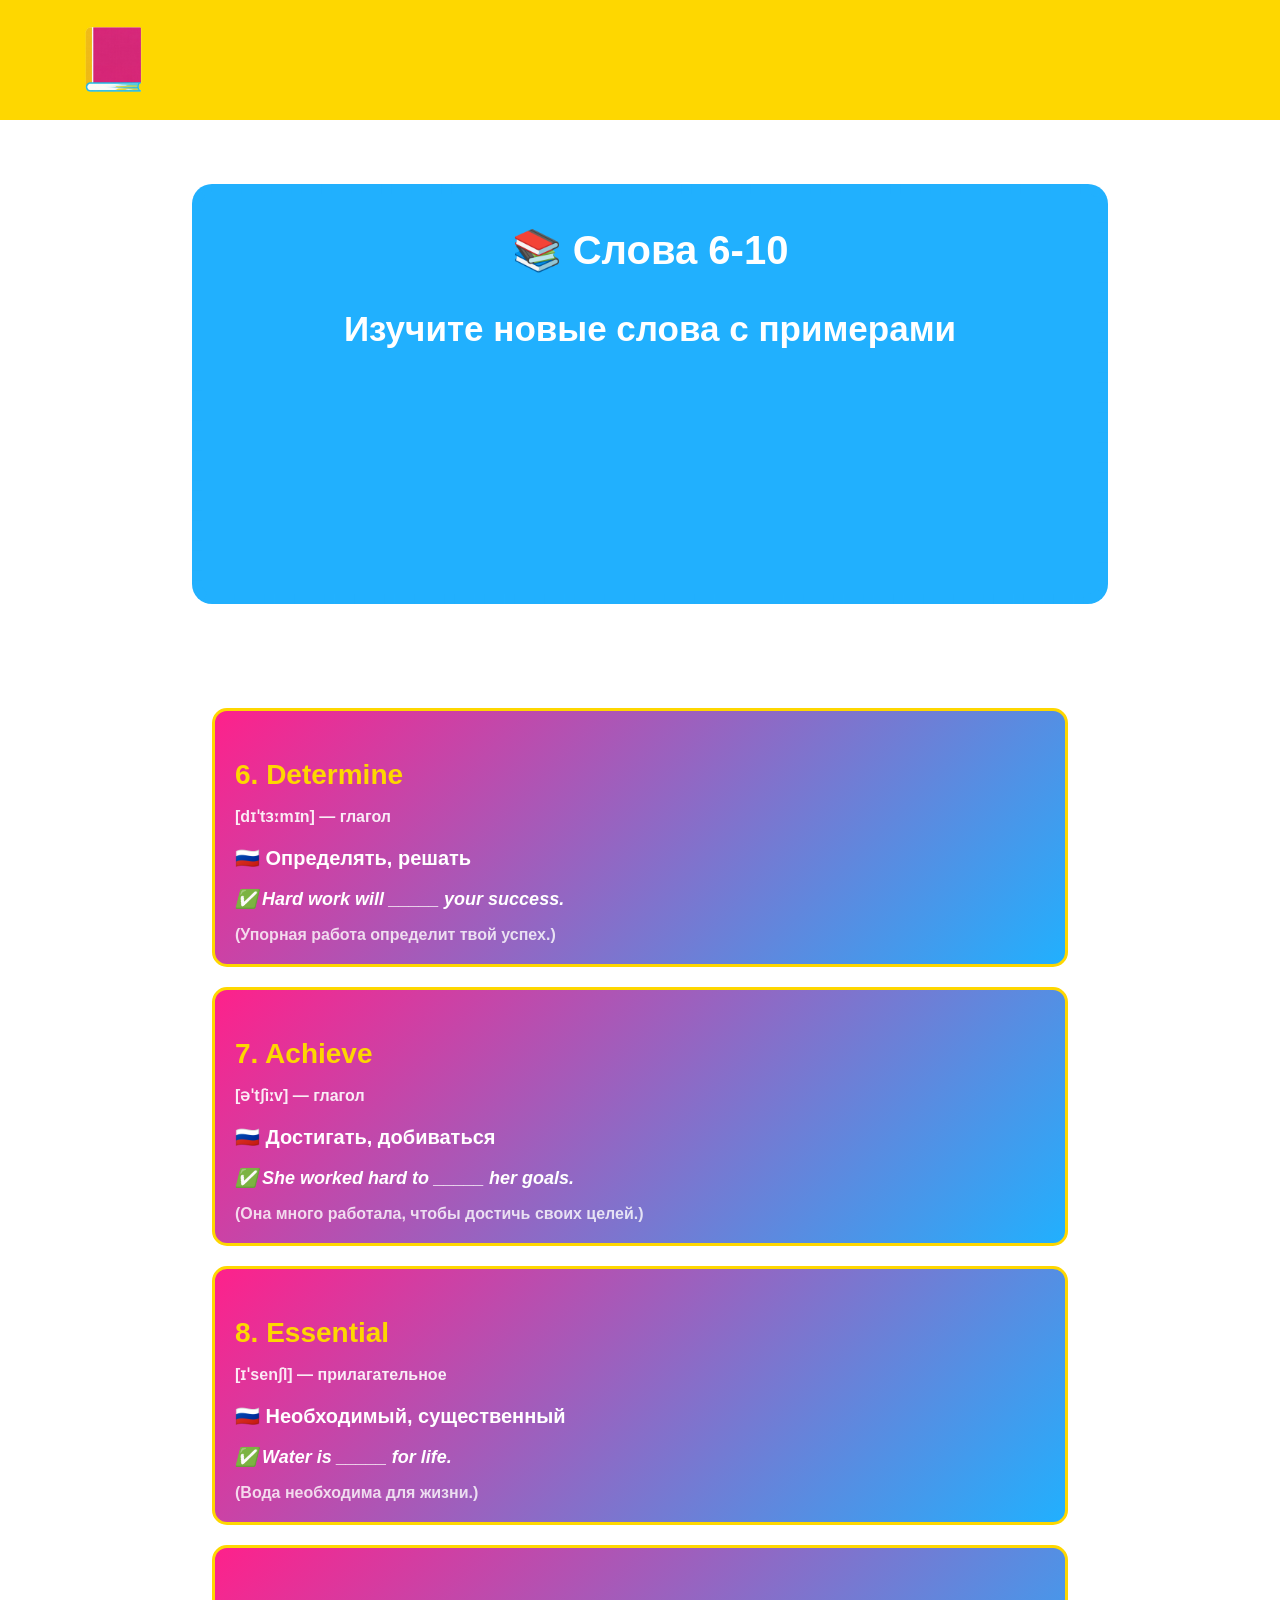
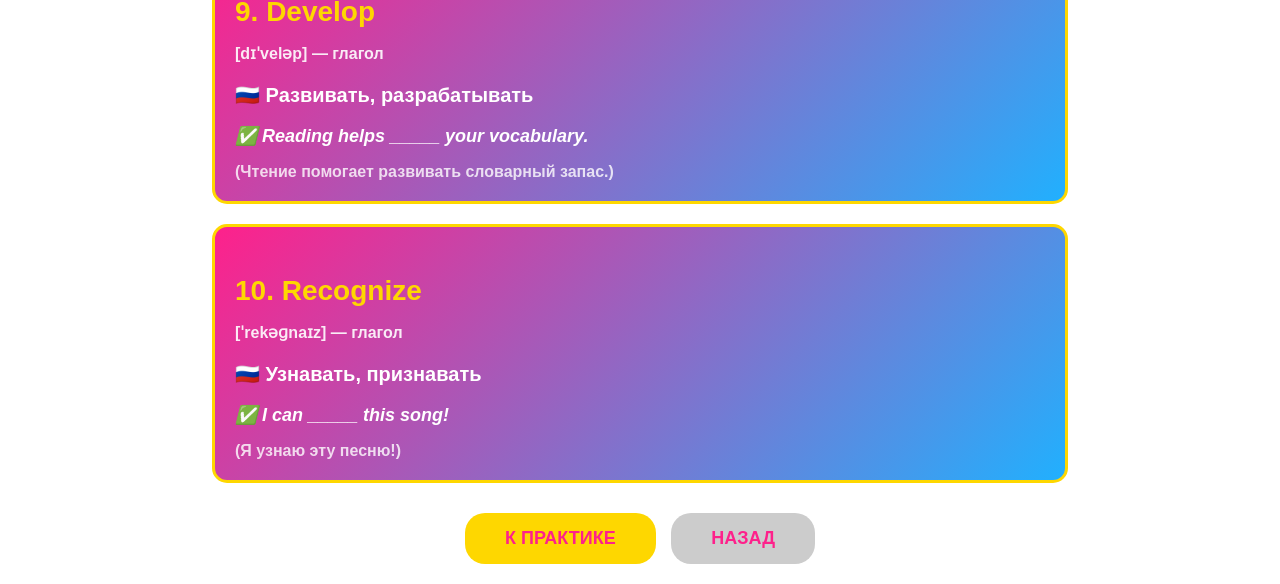
<file: vocab_words2.html>
<!DOCTYPE html>
<html lang="ru">
<head>
    <meta charset="UTF-8">
    <meta name="viewport" content="width=device-width, initial-scale=1.0">
    <title>Слова 6-10</title>
    <link rel="stylesheet" href="style.css">
</head>
<body>
    <div id="b">
        <img class="headerlogo" src="лого.png" alt="Логотип" width="210" height="110">
    </div>

    <div class="qwadrat">
        <h2 align="center">📚 Слова 6-10</h2>
        <p class="awtxt" align="center">Изучите новые слова с примерами</p>
    </div>

    <div class="test-container">
        
        <div class="word-card">
            <h3>6. Determine</h3>
            <p class="pronunciation">[dɪˈtɜːmɪn] — глагол</p>
            <p class="translation">🇷🇺 Определять, решать</p>
            <p class="example">✅ Hard work will _____ your success.</p>
            <p class="example-ru">(Упорная работа определит твой успех.)</p>
        </div>

        <div class="word-card">
            <h3>7. Achieve</h3>
            <p class="pronunciation">[əˈtʃiːv] — глагол</p>
            <p class="translation">🇷🇺 Достигать, добиваться</p>
            <p class="example">✅ She worked hard to _____ her goals.</p>
            <p class="example-ru">(Она много работала, чтобы достичь своих целей.)</p>
        </div>

        <div class="word-card">
            <h3>8. Essential</h3>
            <p class="pronunciation">[ɪˈsenʃl] — прилагательное</p>
            <p class="translation">🇷🇺 Необходимый, существенный</p>
            <p class="example">✅ Water is _____ for life.</p>
            <p class="example-ru">(Вода необходима для жизни.)</p>
        </div>

        <div class="word-card">
            <h3>9. Develop</h3>
            <p class="pronunciation">[dɪˈveləp] — глагол</p>
            <p class="translation">🇷🇺 Развивать, разрабатывать</p>
            <p class="example">✅ Reading helps _____ your vocabulary.</p>
            <p class="example-ru">(Чтение помогает развивать словарный запас.)</p>
        </div>

        <div class="word-card">
            <h3>10. Recognize</h3>
            <p class="pronunciation">[ˈrekəɡnaɪz] — глагол</p>
            <p class="translation">🇷🇺 Узнавать, признавать</p>
            <p class="example">✅ I can _____ this song!</p>
            <p class="example-ru">(Я узнаю эту песню!)</p>
        </div>

        <div align="center" style="margin-top: 30px;">
            <button type="button" class="module-btn" onclick="window.location.href='vocab_practice2.html'">К ПРАКТИКЕ</button>
            <button type="button" class="module-btn" style="background-color: #ccc; margin-left: 10px;" onclick="window.location.href='vocab_practice1.html'">НАЗАД</button>
        </div>
    </div>

    <script src="logiks.js"></script>
</body>
</html>
</file>
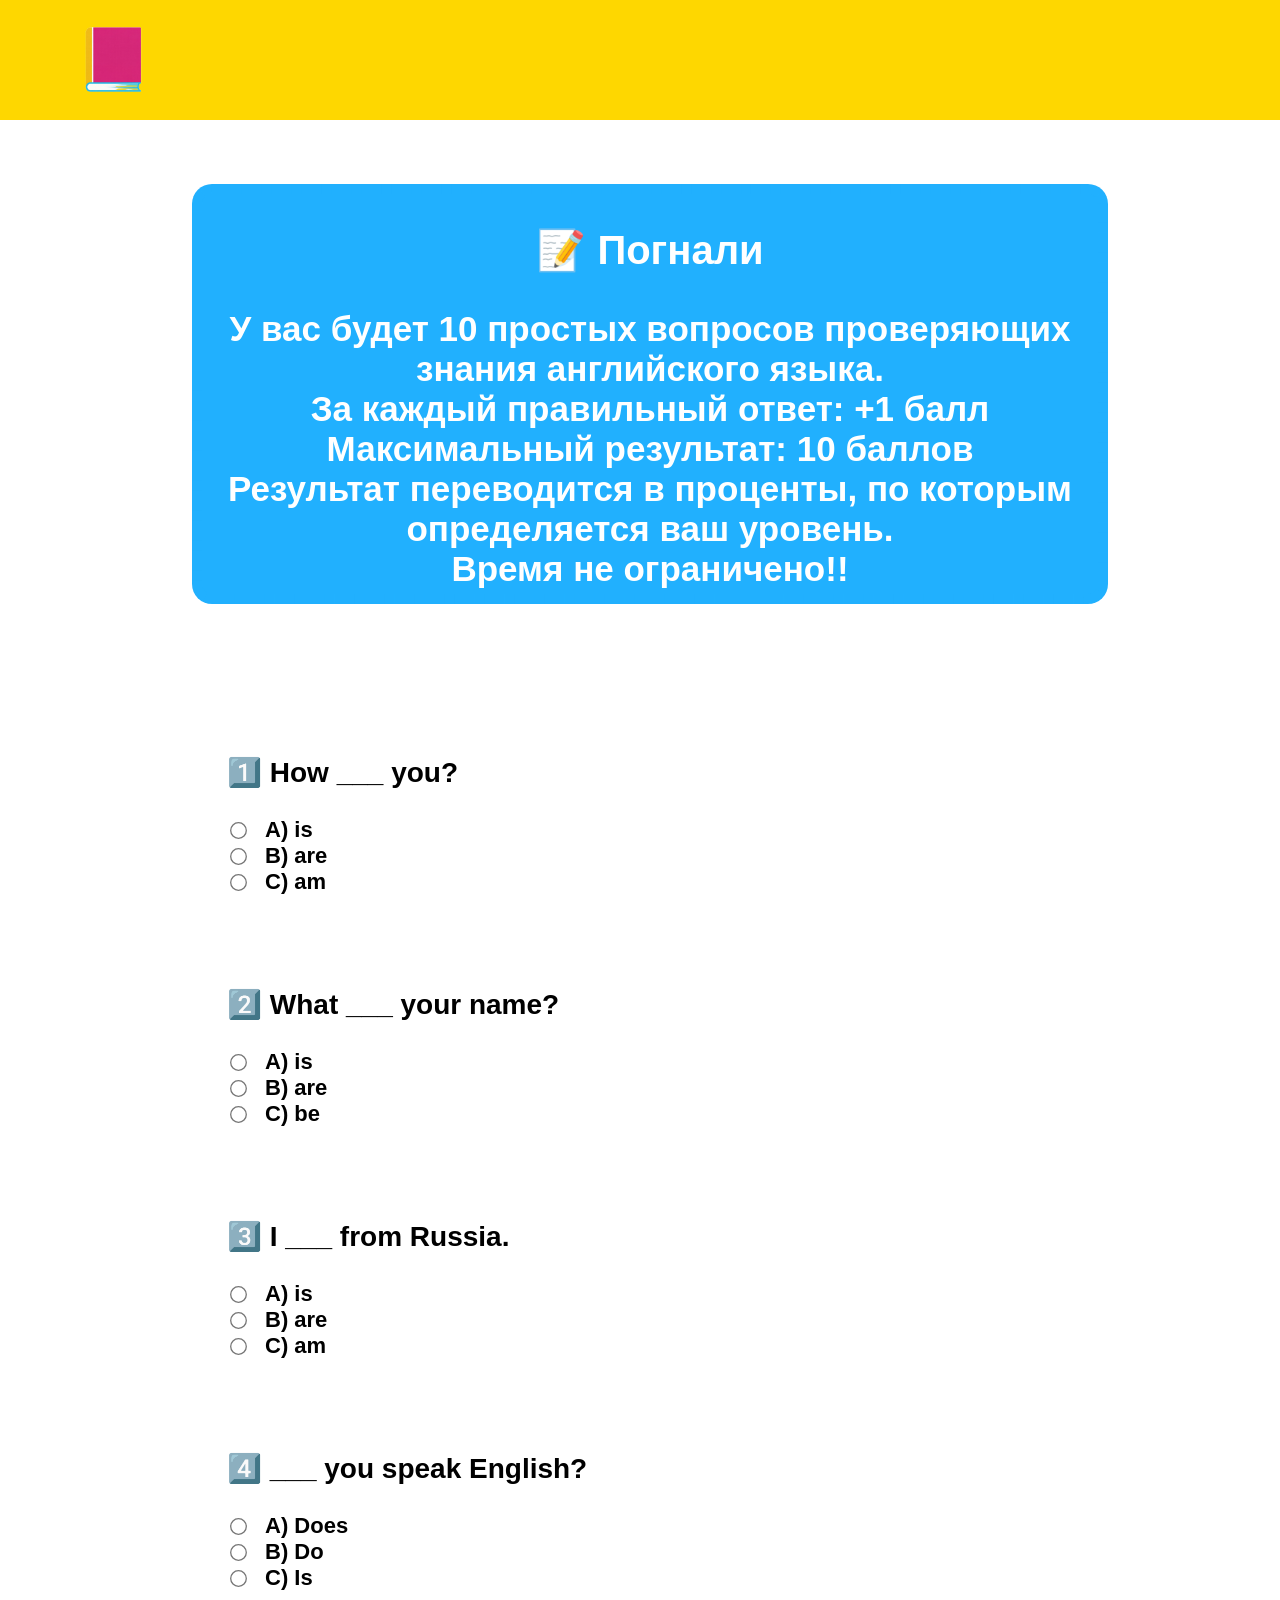
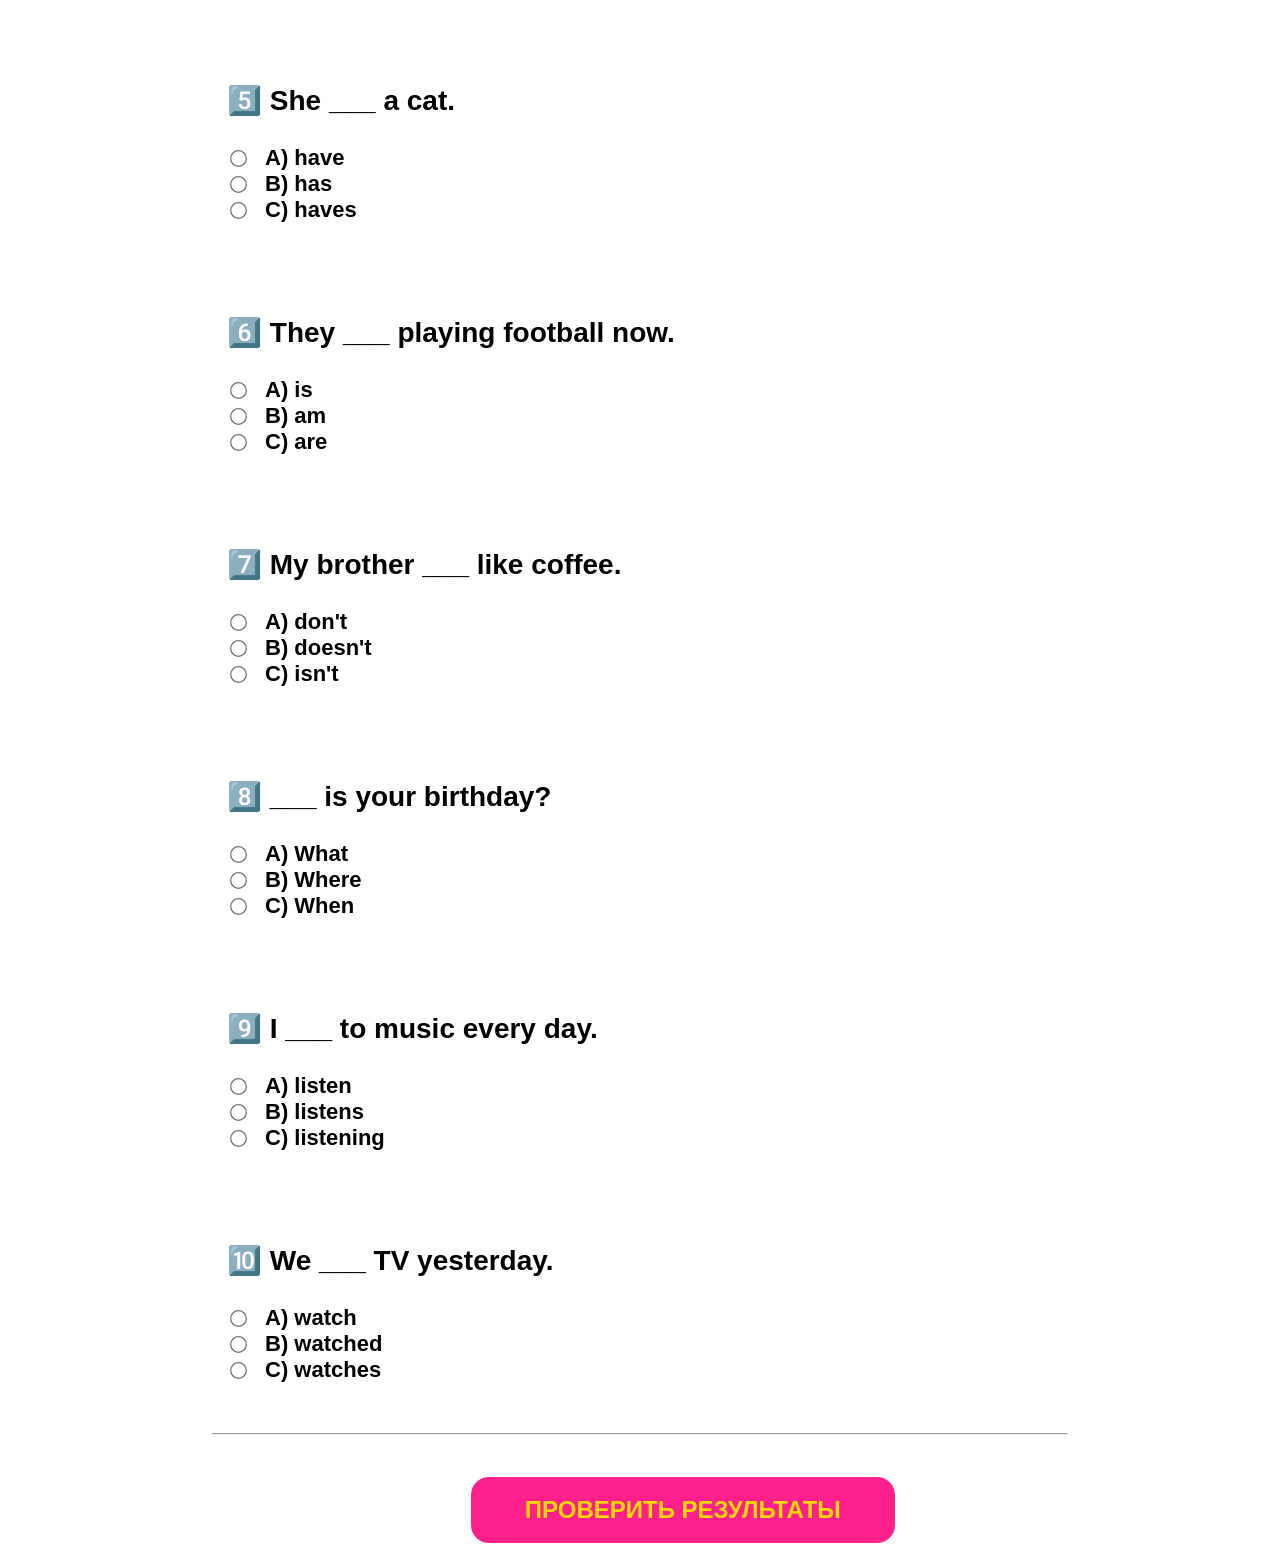
<file: vxodnoetest.html>
<!DOCTYPE html>
<html lang="ru">
<head>
    <meta charset="UTF-8">
    <meta name="viewport" content="width=device-width, initial-scale=1.0">
    <title>English Test</title>
    <link rel="stylesheet" href="style.css">
</head>
<body>
    <style>
        /* === СТРАНИЦА РЕЗУЛЬТАТОВ === */
        .result-box {
            background-color: #fff;
            width: 100%;
            padding: 20px;
            border-radius: 20px;
            text-align: center;
        }

        .level-title {
            font-size: 36px;
            color: #fe218b;
            margin-bottom: 10px;
        }

        .score-big {
            font-size: 48px;
            color: #21b0fe;
            font-weight: bold;
        }

        .analysis-list {
            text-align: left;
            margin-top: 30px;
            font-size: 18px;
            max-height: 400px;
            overflow-y: auto;
        }

        .item-correct {
            color: green;
            padding: 10px;
            border-bottom: 1px solid #eee;
        }

        .item-wrong {
            color: red;
            padding: 10px;
            border-bottom: 1px solid #eee;
            background-color: #ffe6e6;
        }

        .btn-restart {
            background-color: #fed700;
            color: #fe218b;
            border: none;
            padding: 15px 30px;
            font-size: 20px;
            font-weight: bold;
            border-radius: 20px;
            cursor: pointer;
            transition: 0.3s;
        }

        .btn-restart:hover {
            background-color: #fe218b;
            color: #fed700;
        }
    </style>

    <!-- Шапка -->
    <div id="b">
        <img class="headerlogo" src="лого.png" alt="Логотип" width="210" height="110">
        <div class="l"></div>   
    </div>

    <!-- Заголовок -->
    <div class="qwadrat">
        <h2 align="center">📝 Погнали</h2>
        <p class="awtxt" align="center">У вас будет 10 простых вопросов проверяющих знания английского языка.<br>   
        За каждый правильный ответ: +1 балл <br>
        Максимальный результат: 10 баллов <br>
        Результат переводится в проценты, по которым определяется ваш уровень.<br>  
        Время не ограничено!!</p>
    </div>

    <!-- Контейнер теста -->
    <div class="test-container">
        <form id="test-form">
            <!-- Вопрос 1 -->
            <div class="test-question">
                <p>1️⃣ How ___ you?</p>
                <div class="test-options">
                    <input type="radio" name="q1" value="A" id="q1a"><label for="q1a">A) is</label><br>
                    <input type="radio" name="q1" value="B" id="q1b"><label for="q1b">B) are</label><br>
                    <input type="radio" name="q1" value="C" id="q1c"><label for="q1c">C) am</label>
                </div>
            </div>
            <!-- Вопрос 2 -->
            <div class="test-question">
                <p>2️⃣ What ___ your name?</p>
                <div class="test-options">
                    <input type="radio" name="q2" value="A" id="q2a"><label for="q2a">A) is</label><br>
                    <input type="radio" name="q2" value="B" id="q2b"><label for="q2b">B) are</label><br>
                    <input type="radio" name="q2" value="C" id="q2c"><label for="q2c">C) be</label>
                </div>
            </div>
            <!-- Вопрос 3 -->
            <div class="test-question">
                <p>3️⃣ I ___ from Russia.</p>
                <div class="test-options">
                    <input type="radio" name="q3" value="A" id="q3a"><label for="q3a">A) is</label><br>
                    <input type="radio" name="q3" value="B" id="q3b"><label for="q3b">B) are</label><br>
                    <input type="radio" name="q3" value="C" id="q3c"><label for="q3c">C) am</label>
                </div>
            </div>
            <!-- Вопрос 4 -->
            <div class="test-question">
                <p>4️⃣ ___ you speak English?</p>
                <div class="test-options">
                    <input type="radio" name="q4" value="A" id="q4a"><label for="q4a">A) Does</label><br>
                    <input type="radio" name="q4" value="B" id="q4b"><label for="q4b">B) Do</label><br>
                    <input type="radio" name="q4" value="C" id="q4c"><label for="q4c">C) Is</label>
                </div>
            </div>
            <!-- Вопрос 5 -->
            <div class="test-question">
                <p>5️⃣ She ___ a cat.</p>
                <div class="test-options">
                    <input type="radio" name="q5" value="A" id="q5a"><label for="q5a">A) have</label><br>
                    <input type="radio" name="q5" value="B" id="q5b"><label for="q5b">B) has</label><br>
                    <input type="radio" name="q5" value="C" id="q5c"><label for="q5c">C) haves</label>
                </div>
            </div>
            <!-- Вопрос 6 -->
            <div class="test-question">
                <p>6️⃣ They ___ playing football now.</p>
                <div class="test-options">
                    <input type="radio" name="q6" value="A" id="q6a"><label for="q6a">A) is</label><br>
                    <input type="radio" name="q6" value="B" id="q6b"><label for="q6b">B) am</label><br>
                    <input type="radio" name="q6" value="C" id="q6c"><label for="q6c">C) are</label>
                </div>
            </div>
            <!-- Вопрос 7 -->
            <div class="test-question">
                <p>7️⃣ My brother ___ like coffee.</p>
                <div class="test-options">
                    <input type="radio" name="q7" value="A" id="q7a"><label for="q7a">A) don't</label><br>
                    <input type="radio" name="q7" value="B" id="q7b"><label for="q7b">B) doesn't</label><br>
                    <input type="radio" name="q7" value="C" id="q7c"><label for="q7c">C) isn't</label>
                </div>
            </div>
            <!-- Вопрос 8 -->
            <div class="test-question">
                <p>8️⃣ ___ is your birthday?</p>
                <div class="test-options">
                    <input type="radio" name="q8" value="A" id="q8a"><label for="q8a">A) What</label><br>
                    <input type="radio" name="q8" value="B" id="q8b"><label for="q8b">B) Where</label><br>
                    <input type="radio" name="q8" value="C" id="q8c"><label for="q8c">C) When</label>
                </div>
            </div>
            <!-- Вопрос 9 -->
            <div class="test-question">
                <p>9️⃣ I ___ to music every day.</p>
                <div class="test-options">
                    <input type="radio" name="q9" value="A" id="q9a"><label for="q9a">A) listen</label><br>
                    <input type="radio" name="q9" value="B" id="q9b"><label for="q9b">B) listens</label><br>
                    <input type="radio" name="q9" value="C" id="q9c"><label for="q9c">C) listening</label>
                </div>
            </div>
            <!-- Вопрос 10 -->
            <div class="test-question">
                <p>🔟 We ___ TV yesterday.</p>
                <div class="test-options">
                    <input type="radio" name="q10" value="A" id="q10a"><label for="q10a">A) watch</label><br>
                    <input type="radio" name="q10" value="B" id="q10b"><label for="q10b">B) watched</label><br>
                    <input type="radio" name="q10" value="C" id="q10c"><label for="q10c">C) watches</label>
                </div>
            </div>

            <hr>
            <div align="center">
                <button type="button" id="submit-test">ПРОВЕРИТЬ РЕЗУЛЬТАТЫ</button>
            </div>
        </form>

        <!-- 🔥 БЛОК РЕЗУЛЬТАТОВ (скрыт по умолчанию) -->
        <div id="results-block" style="display: none;">
            <div id="results-content"></div>
            <div align="center" style="margin-top: 30px;">
                <button type="button" id="back-home" class="btn-restart">НА ГЛАВНУЮ</button>
            </div>
        </div>
    </div>

    <script src="logiks.js"></script>
</body>
</html>
</file>
<file: style.css>
body{
    margin: 0;
    font-family: Arial, sans-serif; /* Добавил шрифт для красоты */
}

div#b{
    width: 100%;
    height: 120px;
    background-color: #fed700;
}

button#prob{
    background-color: #ffffff;
    border: 2px dashed #ffffff ;
    border-radius: 20px;
    color: #fe218b;
    font-weight: bold;
    height: 50px;
    width: 120%;
}

div.l{
    margin-left: 70%;
    margin-top: 2%;
    float: left;
}

img.headerlogo{
    float: left;
}

h2{
    color: #fff ;
    font-weight: bold;
    font-size: 40px;
}

div.qwadrat{ 
    background-color: #21b0fe;
    width: 70%;
    margin-left: 15%;
    border: 10px dashed #21b0fe ;
    height: 400px;
    margin-top: 5%;
    font-size: 40px;
    color: #fff ;
    font-weight: bold;
    border-radius: 20px;
    transition: 1s;
}

p.awtxt{
    margin-bottom: 30%;
    font-size: 35px;
}

hr{
    color: #f8eebc;
    background-color: #f8eebc;
    size: 400px;
}

div.card1{
    background-color: #fe218b;
    margin-left: 17%;
    margin-top: 5%;
    width: 15%;
    height: 400px;
    border-radius: 20px;
    border: 10px solid #fed700;
    color: #fff;
    font-size: 25px;
    margin-right: 0;
    float: left;
    transition: 1s;
}

div.card2{
    background-color: #21b0fe;
    margin-left: 10%;
    margin-top: 5%;
    width: 15%;
    height: 400px;
    border-radius: 20px;
    border: 10px solid #fe218b;
    color: #fff;
    font-size: 25px;
    float: left;
    transition: 1s;
}

div.card3{
    background-color: #fe218b;
    margin-left: 10%;
    margin-top: 5%;
    width: 15%;
    height: 400px;
    border-radius: 20px;
    border: 10px solid #fed700;
    color: #fff;
    font-size: 25px;
    margin-right: 0;
    float: left;
    transition: 1s;
}

div.card2:hover{
    background-color: #21b0fe;
    margin-left: 15%;
    margin-top: 3%;
    width: 15%;
    height: 400px;
    border-radius: 20px;
    border: 10px solid #fe218b ;
    color: #fff;
    font-size: 25px;
    float: left;
}

div.card1:hover{
    background-color: #fe218b;
    margin-left: 22%;
    margin-top: 3%;
    width: 15%;
    height: 400px;
    border-radius: 20px;
    border: 10px solid #fed700;
    color: #fff;
    font-size: 25px;
    margin-right: 0;
    float: left;
}

div.card3:hover{
    background-color: #fe218b;
    margin-left: 15%;
    margin-top: 3%;
    width: 15%;
    height: 400px;
    border-radius: 20px;
    border: 10px solid #fed700;
    color: #fff;
    font-size: 25px;
    margin-right: 0;
    float: left;
}

div.form{ 
    background-color: #21b0fe;
    width: 70%;
    margin-left: 15%;
    border: 10px dashed #21b0fe ;
    height: 400px;
    margin-top: 35%;
    font-size: 40px;
    color: #fff ;
    font-weight: bold;
    border-radius: 20px;
    transition: 1s;
}

button#prob2{
    background-color: #fe218b;
    border: 2px solid #ffffff ;
    border-radius: 20px;
    color: #fed700;
    font-weight: bold;
    height: 80px;
    width: 50%;
    font-size: 20px;
    margin-left: 25%;
    margin-top: 10%;
}

div.reg{ 
    background-color: #21b0fe;
    width: 40%;
    margin-left: 30%;
    border: 10px dashed #fe218b ;
    height: 400px;
    margin-top: 10%;
    font-size: 40px;
    color: #fff ;
    font-weight: bold;
    border-radius: 20px;
    transition: 1s;
}

div.reg input[type="text"]{
    width: 80%;
    height: 40px;
    border-radius: 10px;
    border: 2px solid #fff;
    font-size: 18px;
    margin: 10px 0;
    padding-left: 10px;
}

div.reg input[type="date"]{
    width: 80%;
    height: 40px;
    border-radius: 10px;
    border: 2px solid #fff;
    font-size: 18px;
    margin: 10px 0;
    padding-left: 10px;
}

button#go{
    background-color: #fe218b;
    border: 2px solid #fff;
    border-radius: 20px;
    color: #fed700;
    font-weight: bold;
    font-size: 20px;
    height: 50px;
    width: 60%;
    margin-top: 20px;
    cursor: pointer;
}

div.reg table{
    display: block;
    color: #fff;
    font-size: 20px;
    margin: 10px 0;
}

div.reg form{
    text-align: center;
    margin-top: 30px;
}

/* === СТИЛИ ДЛЯ ТЕСТА === */
div.test-container {
    background-color: #ffffff;
    width: 70%;
    margin-left: 15%;
    min-height: 600px;
    margin-top: 5%;
    color: #000;
    font-weight: bold;
    border-radius: 20px;
    transition: 1s;
    padding: 20px;
    box-sizing: border-box;
    font-size: 20px;
}

div.test-question {
    font-size: 28px;
    margin: 25px 0;
    padding: 15px;
    background-color: rgba(255,255,255,0.1);
    border-radius: 15px;
}

div.test-options {
    font-size: 22px;
    margin: 10px 0;
}

div.test-options input[type="radio"] {
    margin-right: 10px;
    transform: scale(1.3); /* Увеличиваем кружочки */
    cursor: pointer;
}

div.test-options label {
    cursor: pointer;
    padding: 5px 10px;
}

div.test-options label:hover {
    background-color: rgba(254,33,139,0.3);
    border-radius: 10px;
}

button#submit-test {
    background-color: #fe218b;
    border: 2px solid #ffffff;
    border-radius: 20px;
    color: #fed700;
    font-weight: bold;
    height: 70px;
    width: 50%;
    font-size: 24px;
    margin-left: 10%;
    margin-top: 30px;
    cursor: pointer;
    transition: 0.3s;
}

button#submit-test:hover {
    background-color: #fed700;
    color: #fe218b;
}

/* === АДАПТИВНОСТЬ === */
@media (max-width: 1024px){
    div.reg{
        width: 60%;
        margin-left: 20%;
        height: auto;
        min-height: 350px;
    }
    div.reg input[type="text"]{
        width: 85%;
        font-size: 16px;
    }
    div.reg input[type="date"]{
        width: 85%;
        font-size: 16px;
    }
    div.reg input[type="submit"]{
        width: 70%;
        font-size: 18px;
    }
    
    div.test-container {
        width: 90%;
        margin-left: 5%;
    }
    div.test-question {
        font-size: 24px;
    }
    div.test-options {
        font-size: 20px;
    }
}

@media (max-width: 768px){
    div.reg{
        width: 90%;
        margin-left: 5%;
        height: auto;
        min-height: 300px;
        font-size: 20px;
    }
    div.reg h2{
        font-size: 24px;
    }
    div.reg input[type="text"]{
        width: 90%;
        font-size: 16px;
        height: 45px;
    }
    div.reg input[type="date"]{
        width: 90%;
        font-size: 16px;
        height: 45px;
    }
    div.reg input[type="submit"]{
        width: 80%;
        font-size: 18px;
        height: 55px;
    }
    div.reg table{
        font-size: 18px;
    }

    div#b{
        height: auto;
        padding: 10px 0;
    }
    div.l{
        margin-left: 0;
        margin-top: 10px;
        float: none;
        text-align: center;
    }
    img.headerlogo{
        float: none;
        display: block;
        margin: 0 auto 10px;
        width: 150px;
        height: auto;
    }
    button#prob{
        width: 90%;
        margin: 0 auto;
        display: block;
    }
    div.qwadrat{
        width: 95%;
        margin-left: 2.5%;
        height: auto;
        min-height: 250px;
        font-size: 24px;
    }
    h2{
        font-size: 24px;
    }
    p.awtxt{
        font-size: 16px;
        margin-bottom: 15%;
    }
    div.card1{
        width: 90%;
        margin-left: 5%;
        float: none;
        height: auto;
        min-height: 200px;
        font-size: 18px;
        margin-top: 20px;
    }
    div.card2{
        width: 90%;
        margin-left: 5%;
        float: none;
        height: auto;
        min-height: 200px;
        font-size: 18px;
        margin-top: 20px;
    }
    div.card3{
        width: 90%;
        margin-left: 5%;
        float: none;
        height: auto;
        min-height: 200px;
        font-size: 18px;
        margin-top: 20px;
    }
    div.card1:hover{
        margin-left: 5%;
        margin-top: 20px;
    }
    div.card2:hover{
        margin-left: 5%;
        margin-top: 20px;
    }
    div.card3:hover{
        margin-left: 5%;
        margin-top: 20px;
    }
    div.form{
        width: 95%;
        margin-left: 2.5%;
        height: auto;
        min-height: 250px;
        font-size: 24px;
        margin-top: 30px;
    }
    button#prob2{
        width: 90%;
        margin-left: 5%;
        height: 60px;
        font-size: 18px;
    }

    div.test-container {
        width: 95%;
        margin-left: 2.5%;
        min-height: 500px;
    }
    div.test-question {
        font-size: 20px;
    }
    div.test-options {
        font-size: 18px;
    }
    button#submit-test {
        width: 80%;
        margin-left: 10%;
        height: 60px;
        font-size: 20px;
    }
}

@media (max-width: 480px){
    div.reg{
        width: 95%;
        margin-left: 2.5%;
        font-size: 18px;
    }
    div.reg h2{
        font-size: 20px;
    }
    div.reg input[type="text"]{
        width: 95%;
        font-size: 14px;
        height: 40px;
    }
    div.reg input[type="date"]{
        width: 95%;
        font-size: 14px;
        height: 40px;
    }
    div.reg input[type="submit"]{
        width: 90%;
        font-size: 16px;
        height: 50px;
    }
    div.reg table{
        font-size: 16px;
    }

    h2{
        font-size: 20px;
    }
    div.qwadrat{
        font-size: 20px;
    }
    div.form{
        font-size: 20px;
    }
    button#prob{
        font-size: 16px;
        height: 50px;
    }
    button#prob2{
        font-size: 16px;
        height: 50px;
    }
    div.card1{
        font-size: 16px;
    }
    div.card2{
        font-size: 16px;
    }
    div.card3{
        font-size: 16px;
    }

    div.test-container {
        width: 95%;
        margin-left: 2.5%;
    }
    div.test-question {
        font-size: 18px;
    }
    div.test-options {
        font-size: 16px;
    }
    button#submit-test {
        width: 90%;
        margin-left: 5%;
        height: 55px;
        font-size: 18px;
    }
}

/* === СЕТКА МОДУЛЕЙ === */
.modules-container {
    display: grid;
    grid-template-columns: repeat(auto-fit, minmax(300px, 1fr));
    gap: 30px;
    width: 90%;
    max-width: 1200px;
    margin: 5% auto;
    padding: 20px;
}

.module-card {
    background: linear-gradient(135deg, #fe218b 0%, #21b0fe 100%);
    border-radius: 20px;
    padding: 30px;
    text-align: center;
    color: #fff;
    transition: transform 0.3s, box-shadow 0.3s;
    border: 5px solid #fed700;
}

.module-card:hover {
    transform: translateY(-10px);
    box-shadow: 0 10px 30px rgba(0,0,0,0.3);
}

/* Заблокированные модули */
.module-card.locked {
    background: linear-gradient(135deg, #666 0%, #999 100%);
    border-color: #ccc;
    opacity: 0.7;
    cursor: not-allowed;
}

.module-card.locked:hover {
    transform: none;
}

.module-icon {
    font-size: 60px;
    margin-bottom: 20px;
}

.module-card h3 {
    font-size: 28px;
    margin-bottom: 15px;
    color: #fff;
}

.module-card p {
    font-size: 18px;
    margin-bottom: 25px;
    color: #fff;
    opacity: 0.9;
}

.module-btn {
    background-color: #fed700;
    color: #fe218b;
    border: none;
    padding: 15px 40px;
    font-size: 20px;
    font-weight: bold;
    border-radius: 20px;
    cursor: pointer;
    transition: 0.3s;
}

.module-btn:hover {
    background-color: #fff;
    color: #fe218b;
}

.module-btn.disabled {
    background-color: #ccc;
    color: #666;
    cursor: not-allowed;
}

.module-btn.disabled:hover {
    background-color: #ccc;
    color: #666;
}

/* Адаптивность для модулей */
@media (max-width: 768px) {
    .modules-container {
        grid-template-columns: 1fr;
        width: 95%;
        margin-left: 2.5%;
    }
    
    .module-card {
        padding: 20px;
    }
    
    .module-icon {
        font-size: 50px;
    }
    
    .module-card h3 {
        font-size: 24px;
    }
    
    .module-card p {
        font-size: 16px;
    }
}
/* === КАРТОЧКИ СЛОВ === */
.word-card {
    background: linear-gradient(135deg, #fe218b 0%, #21b0fe 100%);
    border-radius: 15px;
    padding: 20px;
    margin: 20px 0;
    color: #fff;
    border: 3px solid #fed700;
}

.word-card h3 {
    font-size: 28px;
    margin-bottom: 5px;
    color: #fed700;
}

.pronunciation {
    font-size: 16px;
    opacity: 0.9;
    margin-bottom: 10px;
}

.translation {
    font-size: 20px;
    font-weight: bold;
    margin-bottom: 15px;
}

.example {
    font-size: 18px;
    font-style: italic;
    margin-bottom: 5px;
}

.example-ru {
    font-size: 16px;
    opacity: 0.8;
    margin-bottom: 0;
}

/* === ЭТАПЫ МОДУЛЯ === */
.stage-card {
    display: flex;
    align-items: center;
    background-color: #fff;
    border-radius: 15px;
    padding: 15px;
    margin: 15px 0;
    border: 2px solid #fe218b;
}

.stage-num {
    background-color: #fe218b;
    color: #fff;
    width: 50px;
    height: 50px;
    border-radius: 50%;
    display: flex;
    align-items: center;
    justify-content: center;
    font-size: 24px;
    font-weight: bold;
    margin-right: 15px;
    flex-shrink: 0;
}

.stage-content h4 {
    color: #fe218b;
    margin-bottom: 5px;
}

.stage-content p {
    color: #666;
    margin: 0;
}

/* === РЕЗУЛЬТАТЫ ПРАКТИКИ === */
.practice-result {
    background-color: #fff;
    border-radius: 15px;
    padding: 20px;
    margin-top: 20px;
    text-align: center;
}

.practice-success {
    color: green;
    font-size: 24px;
    font-weight: bold;
}

.practice-error {
    color: red;
    font-size: 18px;
}

/* === КНОПКИ МОДУЛЯ === */
.module-btn {
    background-color: #fed700;
    color: #fe218b;
    border: none;
    padding: 15px 40px;
    font-size: 18px;
    font-weight: bold;
    border-radius: 20px;
    cursor: pointer;
    transition: 0.3s;
}

.module-btn:hover {
    background-color: #fe218b;
    color: #fed700;
}

.module-btn:disabled {
    background-color: #ccc;
    color: #666;
    cursor: not-allowed;
}

.module-btn:disabled:hover {
    background-color: #ccc;
    color: #666;
}
</file>
